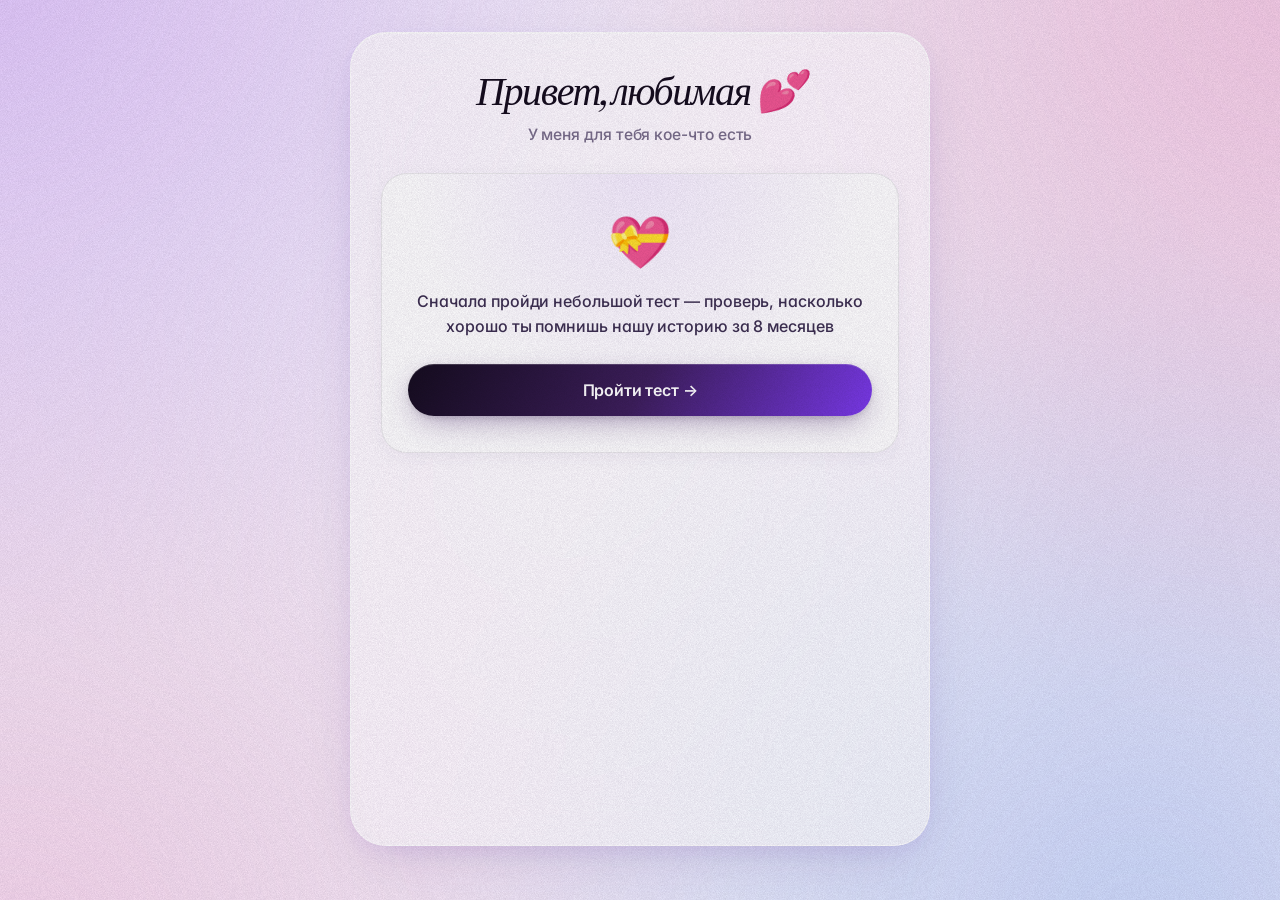
<file: index.html>
<!DOCTYPE html>
<html lang="ru">
<head>
<meta charset="UTF-8">
<meta name="viewport" content="width=device-width, initial-scale=1.0, maximum-scale=1.0, user-scalable=yes">
<title>Для тебя ❤️</title>
<link rel="stylesheet" href="css/style.css">
</head>
<body>

<div class="container">
    <h1>Привет, любимая 💕</h1>
    <p class="subhead">У меня для тебя кое-что есть</p>

    <!-- Меняется: либо кнопка, либо результат теста -->
    <div id="dynamicBlock"></div>

    <!-- Меню с разделами (появляется только после теста) -->
    <div id="menuBlock" class="hidden">
        <h2 style="font-size:1.5rem; margin-top:26px; margin-bottom:16px;">Что хочешь открыть?</h2>
        <div class="menu-grid">

            <a href="anniversary.html" class="menu-card menu-card--new">
                <div class="icon">🎉</div>
                <div class="title">
                    <span class="new-badge">Новое</span>
                    Как прошёл день нашей годовщины
                </div>
            </a>

            <a href="gallery.html" class="menu-card">
                <div class="icon">🖼️</div>
                <div class="title">Галерея</div>
            </a>
            <a href="places.html" class="menu-card">
                <div class="icon">📍</div>
                <div class="title">Наши места</div>
            </a>
            <a href="moments.html" class="menu-card">
                <div class="icon">✨</div>
                <div class="title">Великолепные моменты</div>
            </a>
            <a href="letter.html" class="menu-card">
                <div class="icon">💌</div>
                <div class="title">Послание от меня для тебя</div>
            </a>
        </div>
    </div>
</div>

<div id="heartsRain" class="hearts-rain"></div>

<script>
(function () {
    const STORAGE_KEY = 'quizResult';
    const totalQuestions = 6;

    const dynamicBlock = document.getElementById('dynamicBlock');
    const menuBlock = document.getElementById('menuBlock');

    const saved = localStorage.getItem(STORAGE_KEY);

    if (saved === null) {
        dynamicBlock.innerHTML =
            '<div class="start-block">' +
                '<span class="start-emoji">💝</span>' +
                '<p class="start-hint">Сначала пройди небольшой тест — проверь, насколько хорошо ты помнишь нашу историю за 8 месяцев</p>' +
                '<a href="test.html" class="btn-primary" style="display:block; text-decoration:none;">Пройти тест →</a>' +
            '</div>';
        menuBlock.classList.add('hidden');
    } else {
        const score = parseInt(saved, 10);

        let comment = '';
        const pct = score / totalQuestions;
        if (pct === 1) comment = 'Идеально! Ты знаешь нашу историю лучше всех 💖';
        else if (pct >= 0.66) comment = 'Отличный результат! Ты помнишь наши главные моменты ✨';
        else if (pct >= 0.33) comment = 'Хорошо! Но есть что вспомнить вместе 😊';
        else comment = 'Ну ничего, повод пересмотреть нашу историю вместе 💕';

        dynamicBlock.innerHTML =
            '<div class="start-block home-result">' +
                '<div class="label">Твой результат теста</div>' +
                '<div class="score">' + score + '/' + totalQuestions + '</div>' +
                '<div class="comment">' + comment + '</div>' +
                '<button class="btn-reset" id="resetBtn">пройти заново</button>' +
            '</div>';

        menuBlock.classList.remove('hidden');

        document.getElementById('resetBtn').addEventListener('click', function () {
            localStorage.removeItem(STORAGE_KEY);
            location.reload();
        });

        if (pct >= 0.66) startHeartsRain(4000);
    }

    function startHeartsRain(duration) {
        const container = document.getElementById('heartsRain');
        container.innerHTML = '';
        const emojis = ['❤️', '💕', '💖', '💗', '💘', '💝', '✨'];
        for (let i = 0; i < 30; i++) {
            const span = document.createElement('span');
            span.className = 'heart-emoji';
            span.textContent = emojis[Math.floor(Math.random() * emojis.length)];
            span.style.left = Math.random() * 100 + '%';
            span.style.fontSize = (1.2 + Math.random() * 2) + 'rem';
            span.style.animationDuration = (4 + Math.random() * 5) + 's';
            span.style.animationDelay = (Math.random() * 3) + 's';
            container.appendChild(span);
        }
        if (duration) {
            setTimeout(function () { container.innerHTML = ''; }, duration);
        }
    }
})();
</script>

</body>
</html>
</file>
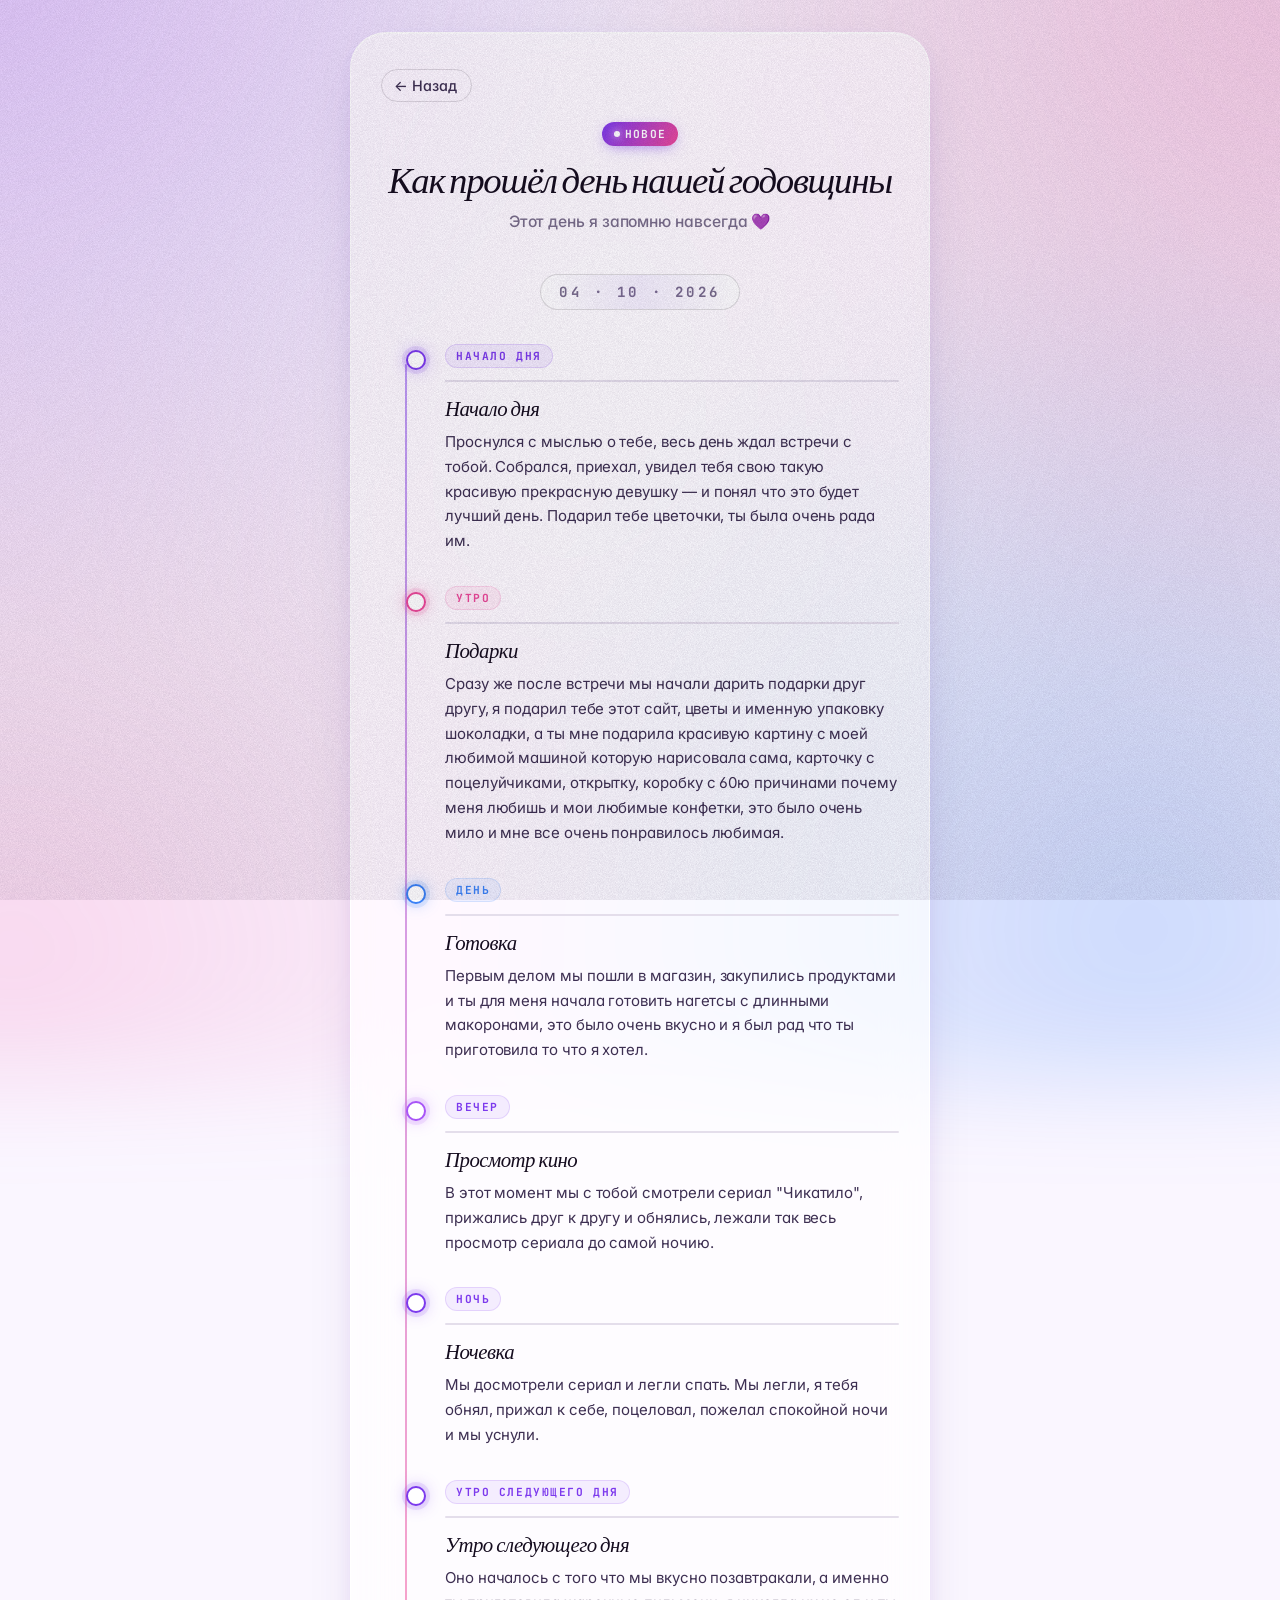
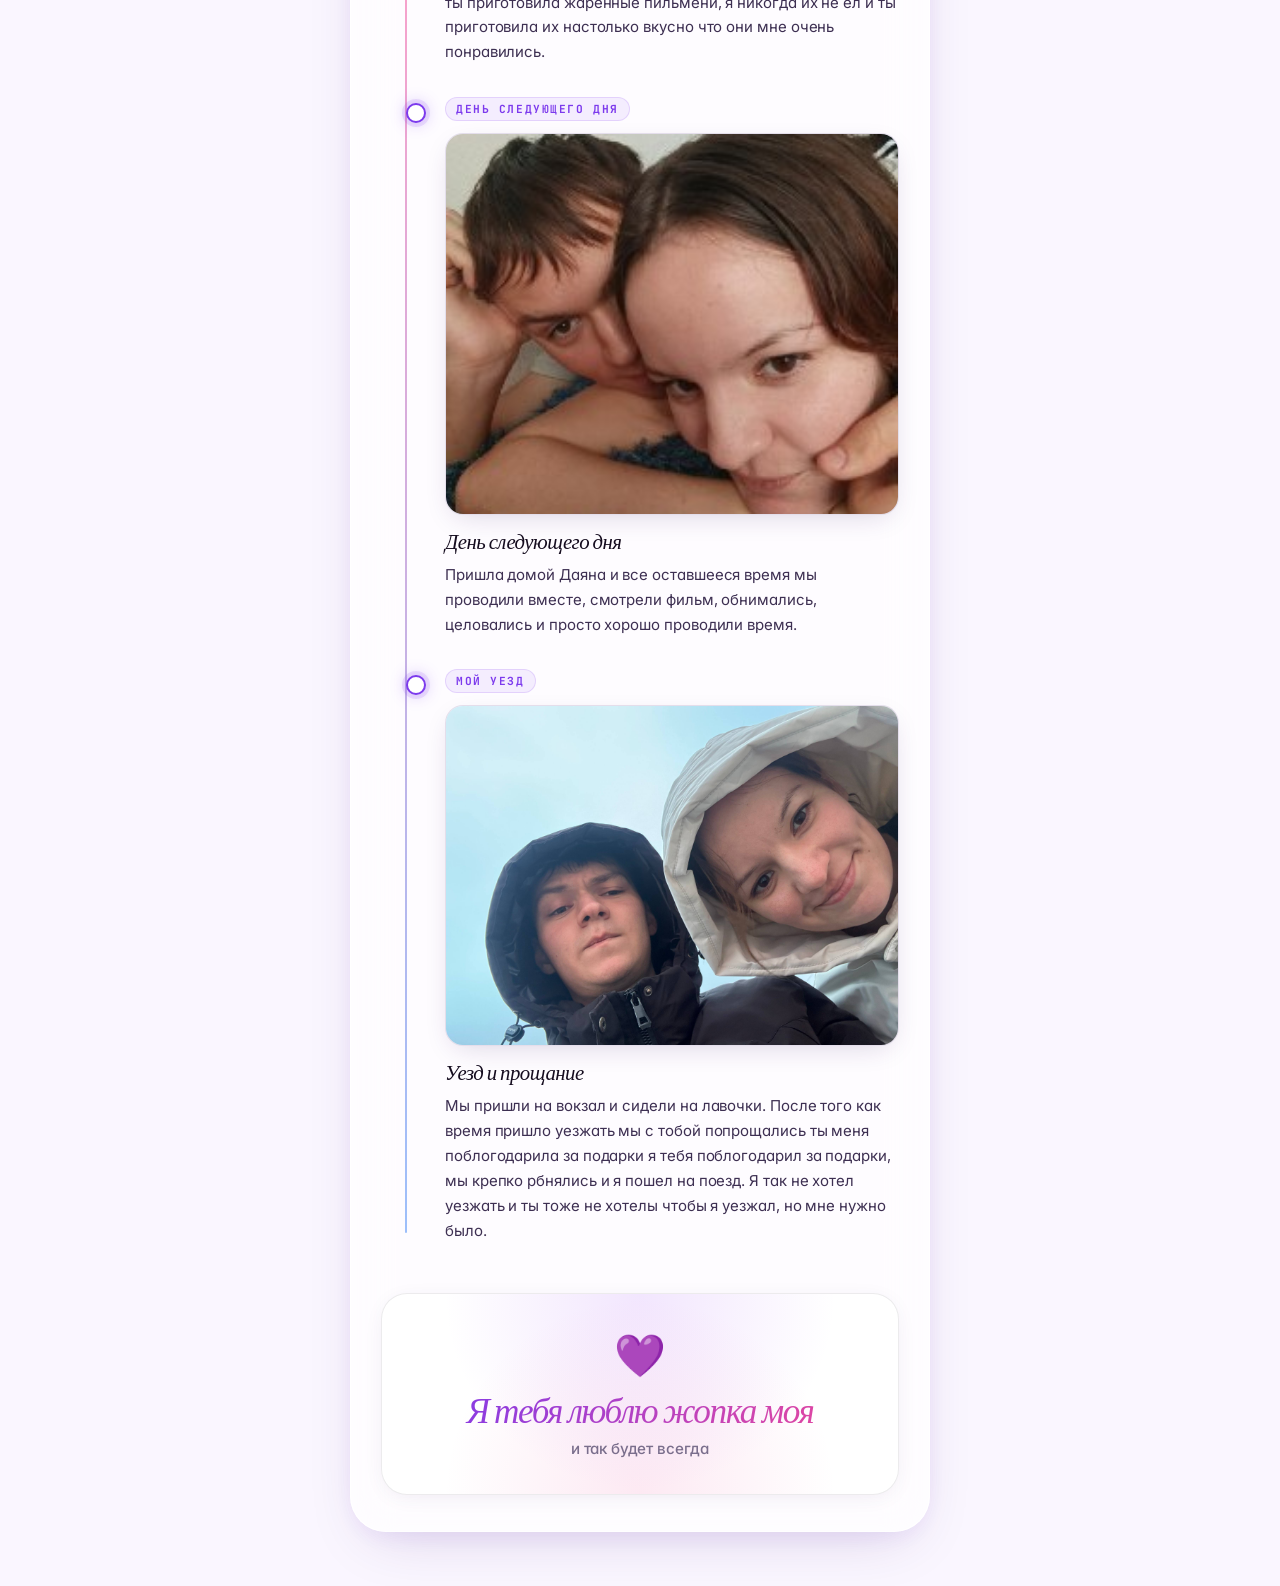
<file: anniversary.html>
<!DOCTYPE html>
<html lang="ru">
<head>
<meta charset="UTF-8">
<meta name="viewport" content="width=device-width, initial-scale=1.0, maximum-scale=1.0, user-scalable=yes">
<title>Наша годовщина 🎉</title>
<link rel="stylesheet" href="css/style.css">
</head>
<body>

<div class="container">
    <a href="index.html" class="back-btn">← Назад</a>

    <!-- Заголовок с бейджем -->
    <div class="anniv-hero">
        <span class="new-badge new-badge--big">Новое</span>
        <h1>Как прошёл день нашей годовщины</h1>
        <p class="subhead">Этот день я запомню навсегда 💜</p>
        <div class="anniv-date">04 · 10 · 2026</div>
    </div>

    <!-- Timeline дня -->
    <div class="timeline">

        <div class="timeline-item">
            <div class="tl-time">Начало дня</div>
            <div class="tl-photo-wrap">
            </div>
            <div class="tl-title">Начало дня</div>
            <div class="tl-desc">
                Проснулся с мыслью о тебе, весь день ждал встречи с тобой.
                Собрался, приехал, увидел тебя свою такую красивую прекрасную девушку — и понял что это будет лучший день.
                Подарил тебе цветочки, ты была очень рада им.
            </div>
        </div>

        <div class="timeline-item">
            <div class="tl-time">Утро</div>
            <div class="tl-photo-wrap">
            </div>
            <div class="tl-title">Подарки</div>
            <div class="tl-desc">
                Сразу же после встречи мы начали дарить подарки друг другу, я подарил тебе этот сайт, цветы и именную упаковку шоколадки,
                а ты мне подарила красивую картину с моей любимой машиной которую нарисовала сама, карточку с поцелуйчиками, открытку, 
                коробку с 60ю причинами почему меня любишь и мои любимые конфетки, это было очень мило и мне все очень понравилось любимая. 
            </div>
        </div>

        <div class="timeline-item">
            <div class="tl-time">День</div>
            <div class="tl-photo-wrap">
            </div>
            <div class="tl-title">Готовка</div>
            <div class="tl-desc">
                Первым делом мы пошли в магазин, закупились продуктами и ты для меня начала готовить нагетсы с длинными макоронами, 
                это было очень вкусно и я был рад что ты приготовила то что я хотел.
            </div>
        </div>

        <div class="timeline-item">
            <div class="tl-time">Вечер</div>
            <div class="tl-photo-wrap">
            </div>
            <div class="tl-title">Просмотр кино</div>
            <div class="tl-desc">
                В этот момент мы с тобой смотрели сериал "Чикатило", прижались друг к другу и обнялись, лежали так весь просмотр сериала до самой ночию.
            </div>
        </div>

        <div class="timeline-item">
            <div class="tl-time">Ночь</div>
            <div class="tl-photo-wrap">
            </div>
            <div class="tl-title">Ночевка</div>
            <div class="tl-desc">
                Мы досмотрели сериал и легли спать. Мы легли, я тебя обнял, прижал к себе, поцеловал, пожелал спокойной ночи и мы уснули.
            </div>
        </div>

        <div class="timeline-item">
            <div class="tl-time">Утро следующего дня</div>
            <div class="tl-photo-wrap">
            </div>
            <div class="tl-title">Утро следующего дня</div>
            <div class="tl-desc">
                Оно началось с того что мы вкусно позавтракали, а именно ты приготовила жаренные пильмени, я никогда их не ел и ты приготовила их настолько вкусно
                что они мне очень понравились.
            </div>
        </div>

        <div class="timeline-item">
            <div class="tl-time">День следующего дня</div>
            <div class="tl-photo-wrap">
                <img class="tl-photo" src="img/17.jpg" alt="" loading="lazy">
            </div>
            <div class="tl-title">День следующего дня</div>
            <div class="tl-desc">
                Пришла домой Даяна и все оставшееся время мы проводили вместе, смотрели фильм, обнимались, целовались и просто хорошо проводили время.
            </div>
        </div>

        <div class="timeline-item">
            <div class="tl-time">Мой уезд</div>
            <div class="tl-photo-wrap">
                <img class="tl-photo" src="img/19.jpg" alt="" loading="lazy">
            </div>
            <div class="tl-title">Уезд и прощание</div>
            <div class="tl-desc">
                Мы пришли на вокзал и сидели на лавочки. После того как время пришло уезжать мы с тобой попрощались ты меня поблогодарила за подарки 
                я тебя поблогодарил за подарки, мы крепко рбнялись и я пошел на поезд. Я так не хотел уезжать и ты тоже не хотелы чтобы я уезжал, но мне нужно было.
            </div>
        </div>

        

    </div>

    <!-- Финальная подпись -->
    <div class="anniv-outro">
        <div class="anniv-heart">💜</div>
        <div class="anniv-outro-text">Я тебя люблю жопка моя</div>
        <div class="anniv-outro-sub">и так будет всегда</div>
    </div>
</div>

<script>
(function () {
    /* Плавное появление timeline-карточек при скролле */
    const items = document.querySelectorAll('.timeline-item');
    if ('IntersectionObserver' in window) {
        const io = new IntersectionObserver(function (entries) {
            entries.forEach(function (entry) {
                if (entry.isIntersecting) {
                    entry.target.classList.add('visible');
                    io.unobserve(entry.target);
                }
            });
        }, { threshold: 0.15 });
        items.forEach(function (item) { io.observe(item); });
    } else {
        items.forEach(function (item) { item.classList.add('visible'); });
    }
})();
</script>

</body>
</html>
</file>
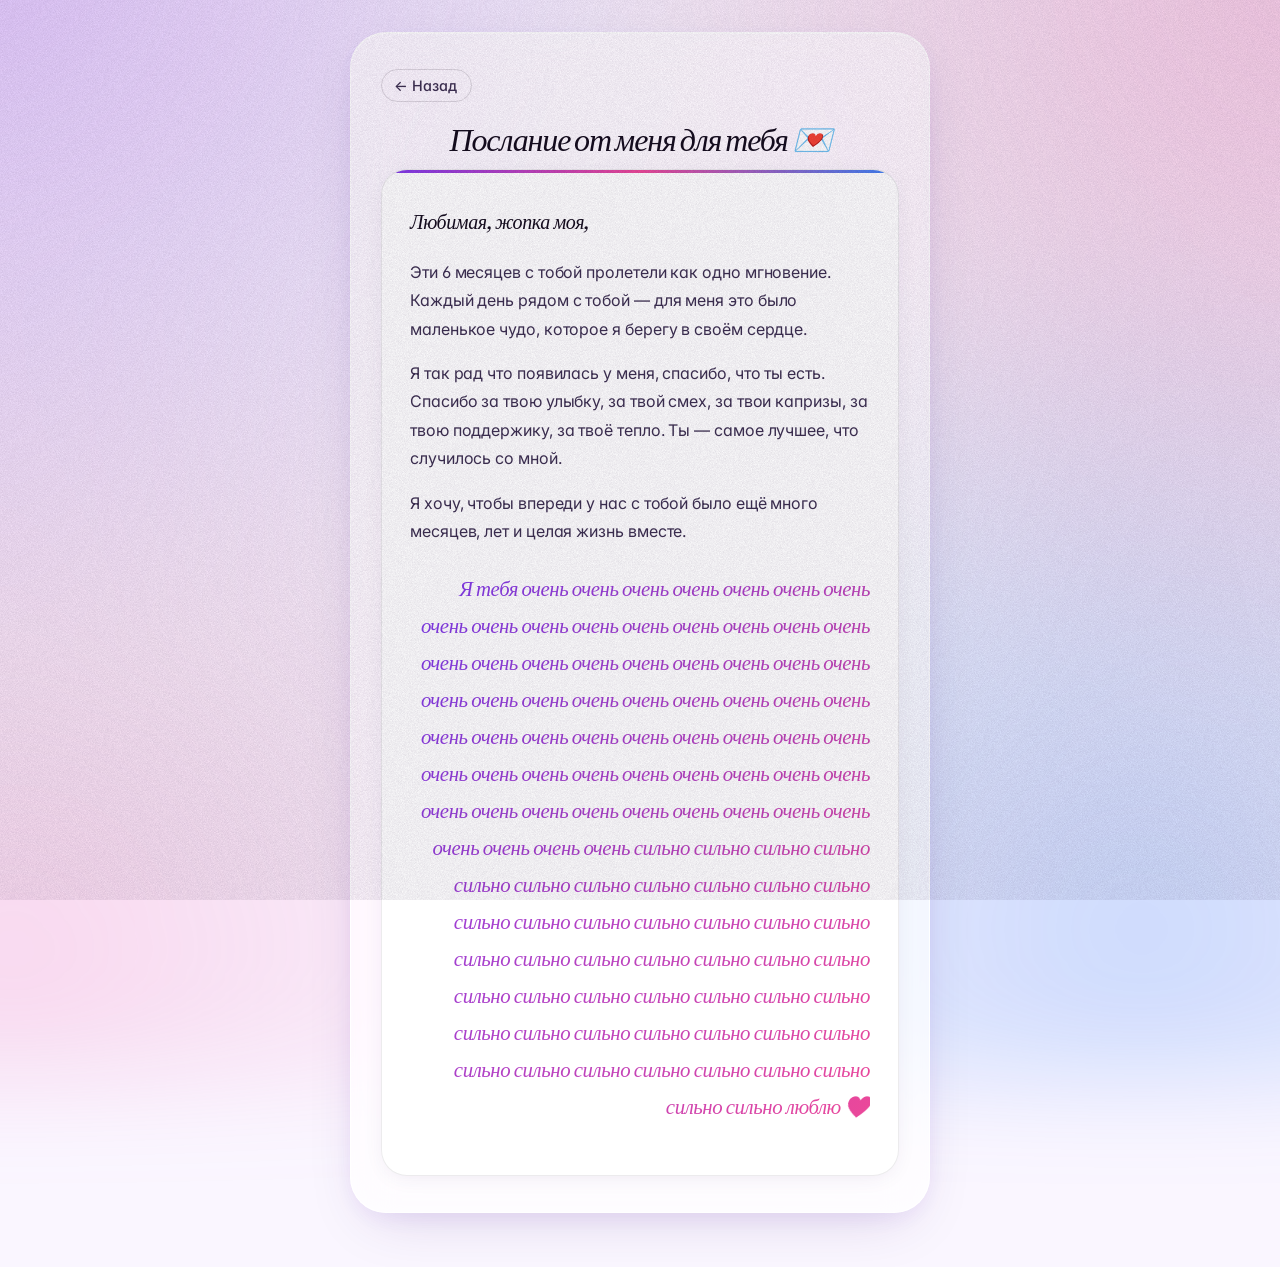
<file: letter.html>
<!DOCTYPE html>
<html lang="ru">
<head>
<meta charset="UTF-8">
<meta name="viewport" content="width=device-width, initial-scale=1.0, maximum-scale=1.0, user-scalable=yes">
<title>Послание 💌</title>
<link href="https://fonts.googleapis.com/css2?family=Playfair+Display:ital,wght@0,700;1,700&family=Quicksand:wght@400;600;700&display=swap" rel="stylesheet">
<link rel="stylesheet" href="css/style.css">
</head>
<body>

<div class="container">
    <a href="index.html" class="back-btn">← Назад</a>
    <h2>Послание от меня для тебя 💌</h2>

    <div class="letter">
        <p>Любимая, жопка моя,</p>
        <p>Эти 6 месяцев с тобой пролетели как одно мгновение. Каждый день рядом с тобой — для меня это было маленькое чудо, которое я берегу в своём сердце.</p>
        <p>Я так рад что появилась у меня, спасибо, что ты есть. Спасибо за твою улыбку, за твой смех, за твои капризы, за твою поддержику, за твоё тепло. Ты — самое лучшее, что случилось со мной.</p>
        <p>Я хочу, чтобы впереди у нас с тобой было ещё много месяцев, лет и целая жизнь вместе.</p>
        <p class="sign">Я тебя очень очень очень очень очень очень очень очень очень очень очень очень очень очень очень очень очень очень очень 
            очень очень очень очень очень очень очень очень очень очень очень очень очень очень очень очень очень очень очень очень очень очень очень
            очень очень очень очень очень очень очень очень очень очень очень очень очень очень очень очень очень очень очень очень очень очень очень 
            сильно сильно сильно сильно сильно сильно сильно сильно сильно сильно сильно сильно сильно сильно сильно сильно сильно сильно сильно сильно
            сильно сильно сильно сильно сильно сильно сильно сильно сильно сильно сильно сильно сильно сильно сильно сильно сильно сильно сильно сильно 
             сильно сильно сильно сильно сильно сильно сильно сильно люблю ❤️</p>
    </div>
</div>

</body>
</html>
</file>
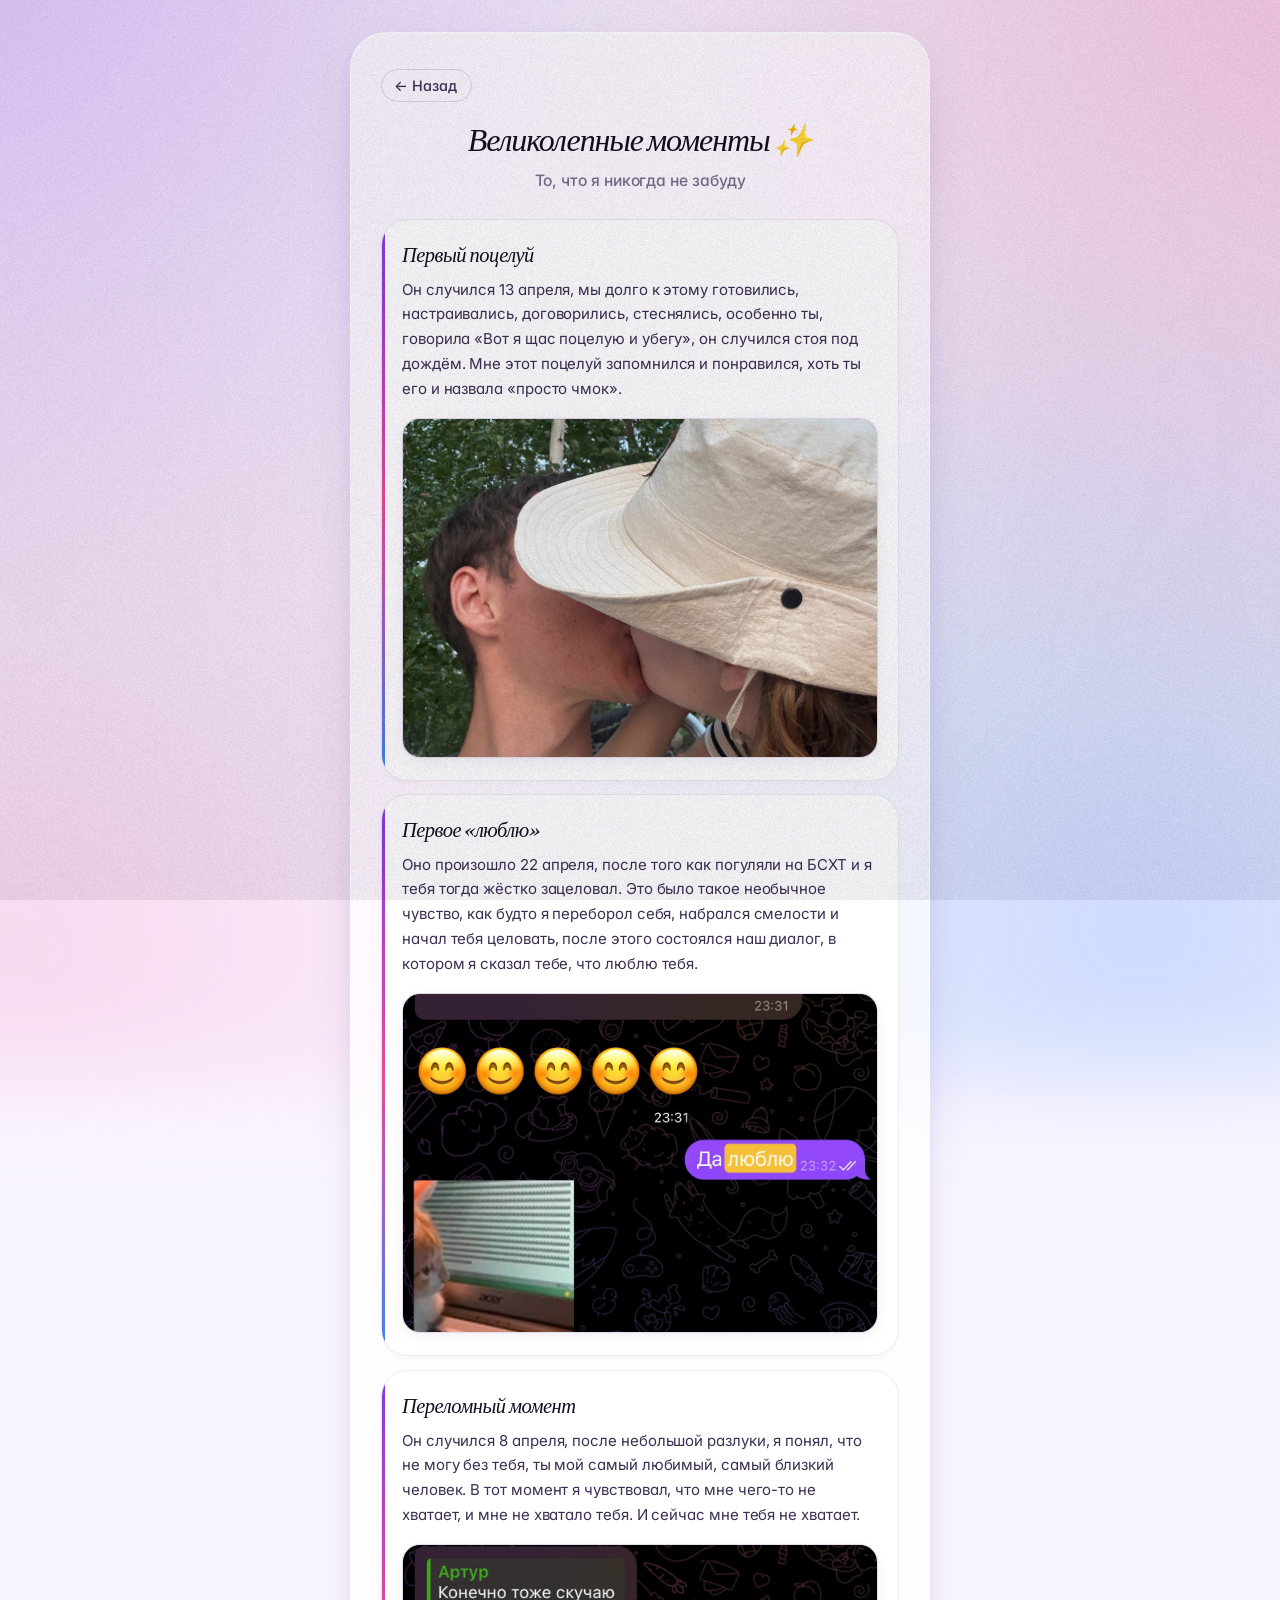
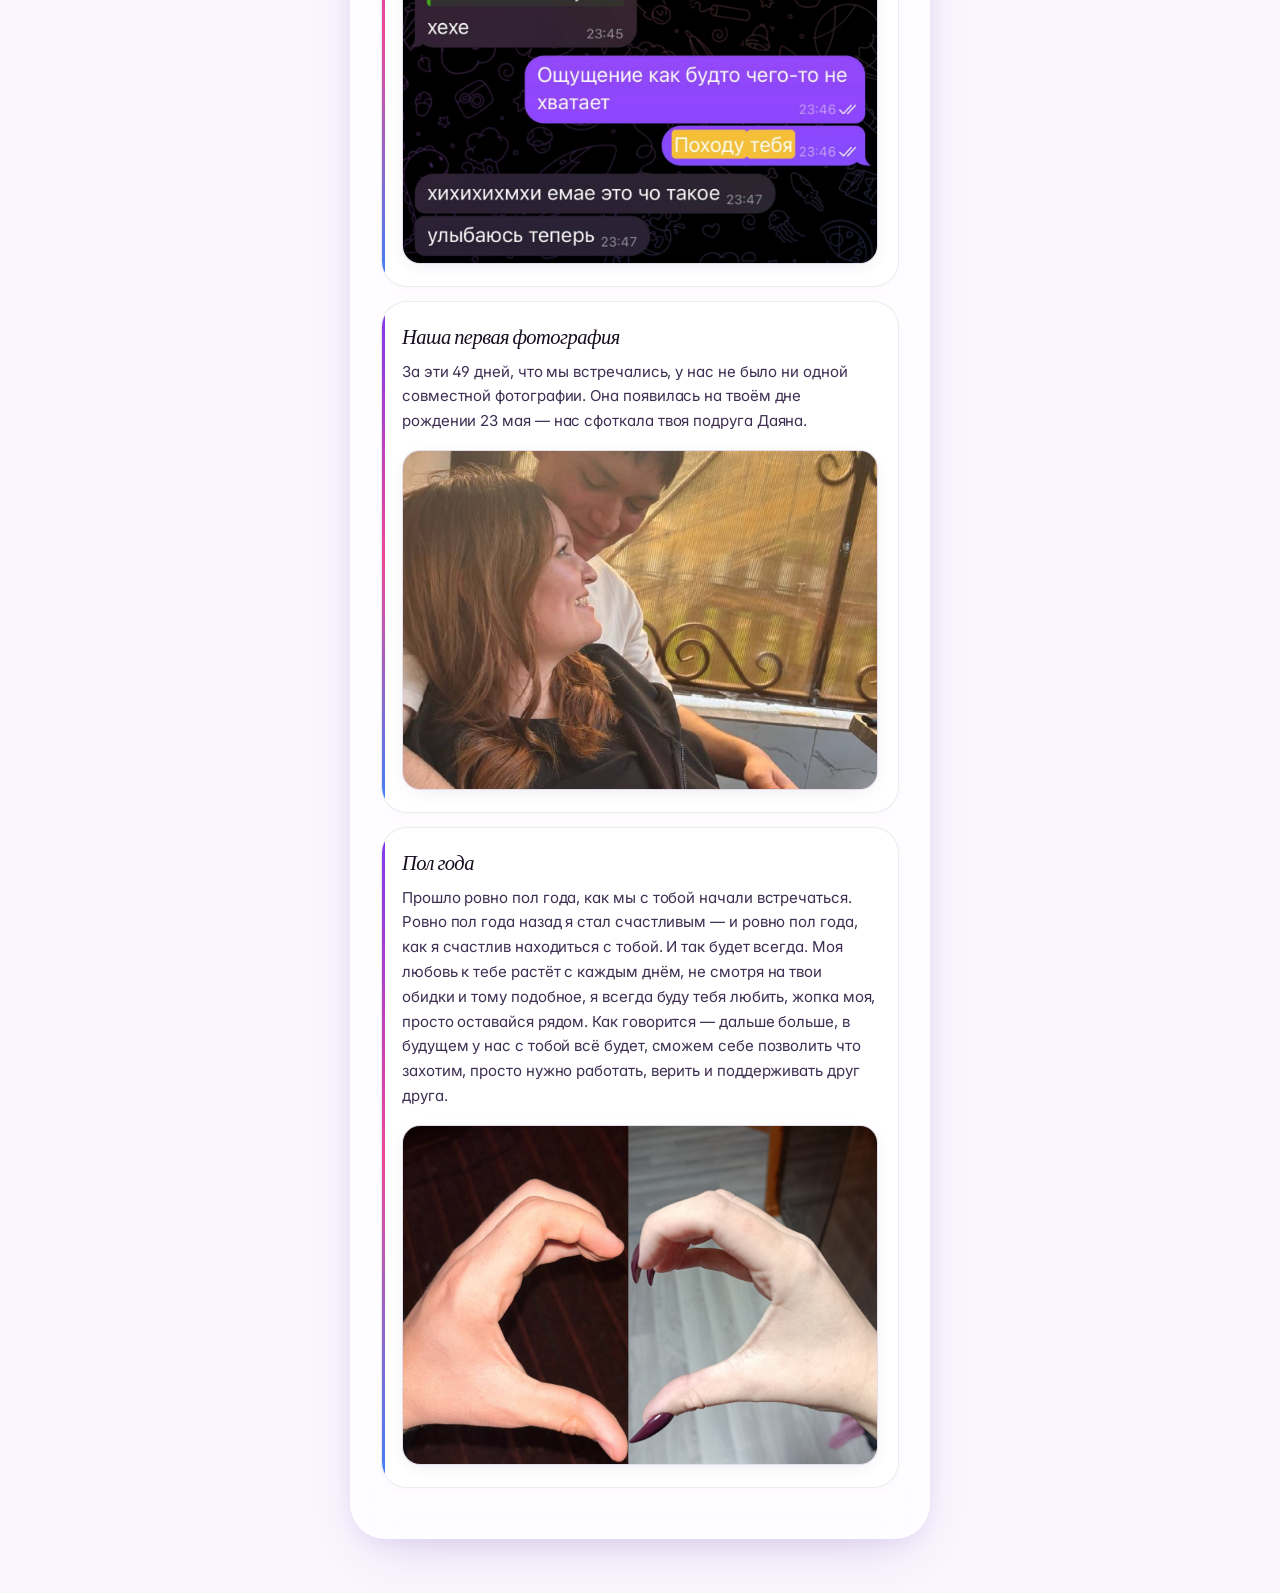
<file: moments.html>
<!DOCTYPE html>
<html lang="ru">
<head>
<meta charset="UTF-8">
<meta name="viewport" content="width=device-width, initial-scale=1.0, maximum-scale=1.0, user-scalable=yes">
<title>Великолепные моменты ✨</title>
<link href="https://fonts.googleapis.com/css2?family=Playfair+Display:ital,wght@0,700;1,700&family=Quicksand:wght@400;600;700&display=swap" rel="stylesheet">
<link rel="stylesheet" href="css/style.css">
</head>
<body>

<div class="container">
    <a href="index.html" class="back-btn">← Назад</a>
    <h2>Великолепные моменты ✨</h2>
    <p class="subhead">То, что я никогда не забуду</p>

    <div class="list-item">
        <div class="li-title">Первый поцелуй</div>
        <div class="li-desc">Он случился 13 апреля, мы долго к этому готовились, настраивались, договорились, стеснялись, особенно ты, говорила «Вот я щас поцелую и убегу», он случился стоя под дождём. Мне этот поцелуй запомнился и понравился, хоть ты его и назвала «просто чмок».</div>
        <img class="li-photo" src="img/поцелуй.jpg" alt="" loading="lazy">
    </div>

    <div class="list-item">
        <div class="li-title">Первое «люблю»</div>
        <div class="li-desc">Оно произошло 22 апреля, после того как погуляли на БСХТ и я тебя тогда жёстко зацеловал. Это было такое необычное чувство, как будто я переборол себя, набрался смелости и начал тебя целовать, после этого состоялся наш диалог, в котором я сказал тебе, что люблю тебя.</div>
        <img class="li-photo" src="img/люблю.jpg" alt="" loading="lazy">
    </div>

    <div class="list-item">
        <div class="li-title">Переломный момент</div>
        <div class="li-desc">Он случился 8 апреля, после небольшой разлуки, я понял, что не могу без тебя, ты мой самый любимый, самый близкий человек. В тот момент я чувствовал, что мне чего-то не хватает, и мне не хватало тебя. И сейчас мне тебя не хватает.</div>
        <img class="li-photo" src="img/нехфатка.jpg" alt="" loading="lazy">
    </div>

    <div class="list-item">
        <div class="li-title">Наша первая фотография</div>
        <div class="li-desc">За эти 49 дней, что мы встречались, у нас не было ни одной совместной фотографии. Она появилась на твоём дне рождении 23 мая — нас сфоткала твоя подруга Даяна.</div>
        <img class="li-photo" src="img/наша первая фотка.jpg" alt="" loading="lazy">
    </div>

    <div class="list-item">
        <div class="li-title">Пол года</div>
        <div class="li-desc">Прошло ровно пол года, как мы с тобой начали встречаться. Ровно пол года назад я стал счастливым — и ровно пол года, как я счастлив находиться с тобой. И так будет всегда. Моя любовь к тебе растёт с каждым днём, не смотря на твои обидки и тому подобное, я всегда буду тебя любить, жопка моя, просто оставайся рядом. Как говорится — дальше больше, в будущем у нас с тобой всё будет, сможем себе позволить что захотим, просто нужно работать, верить и поддерживать друг друга.</div>
        <img class="li-photo" src="img/health.png" alt="" loading="lazy">
    </div>

</div>

</body>
</html>
</file>
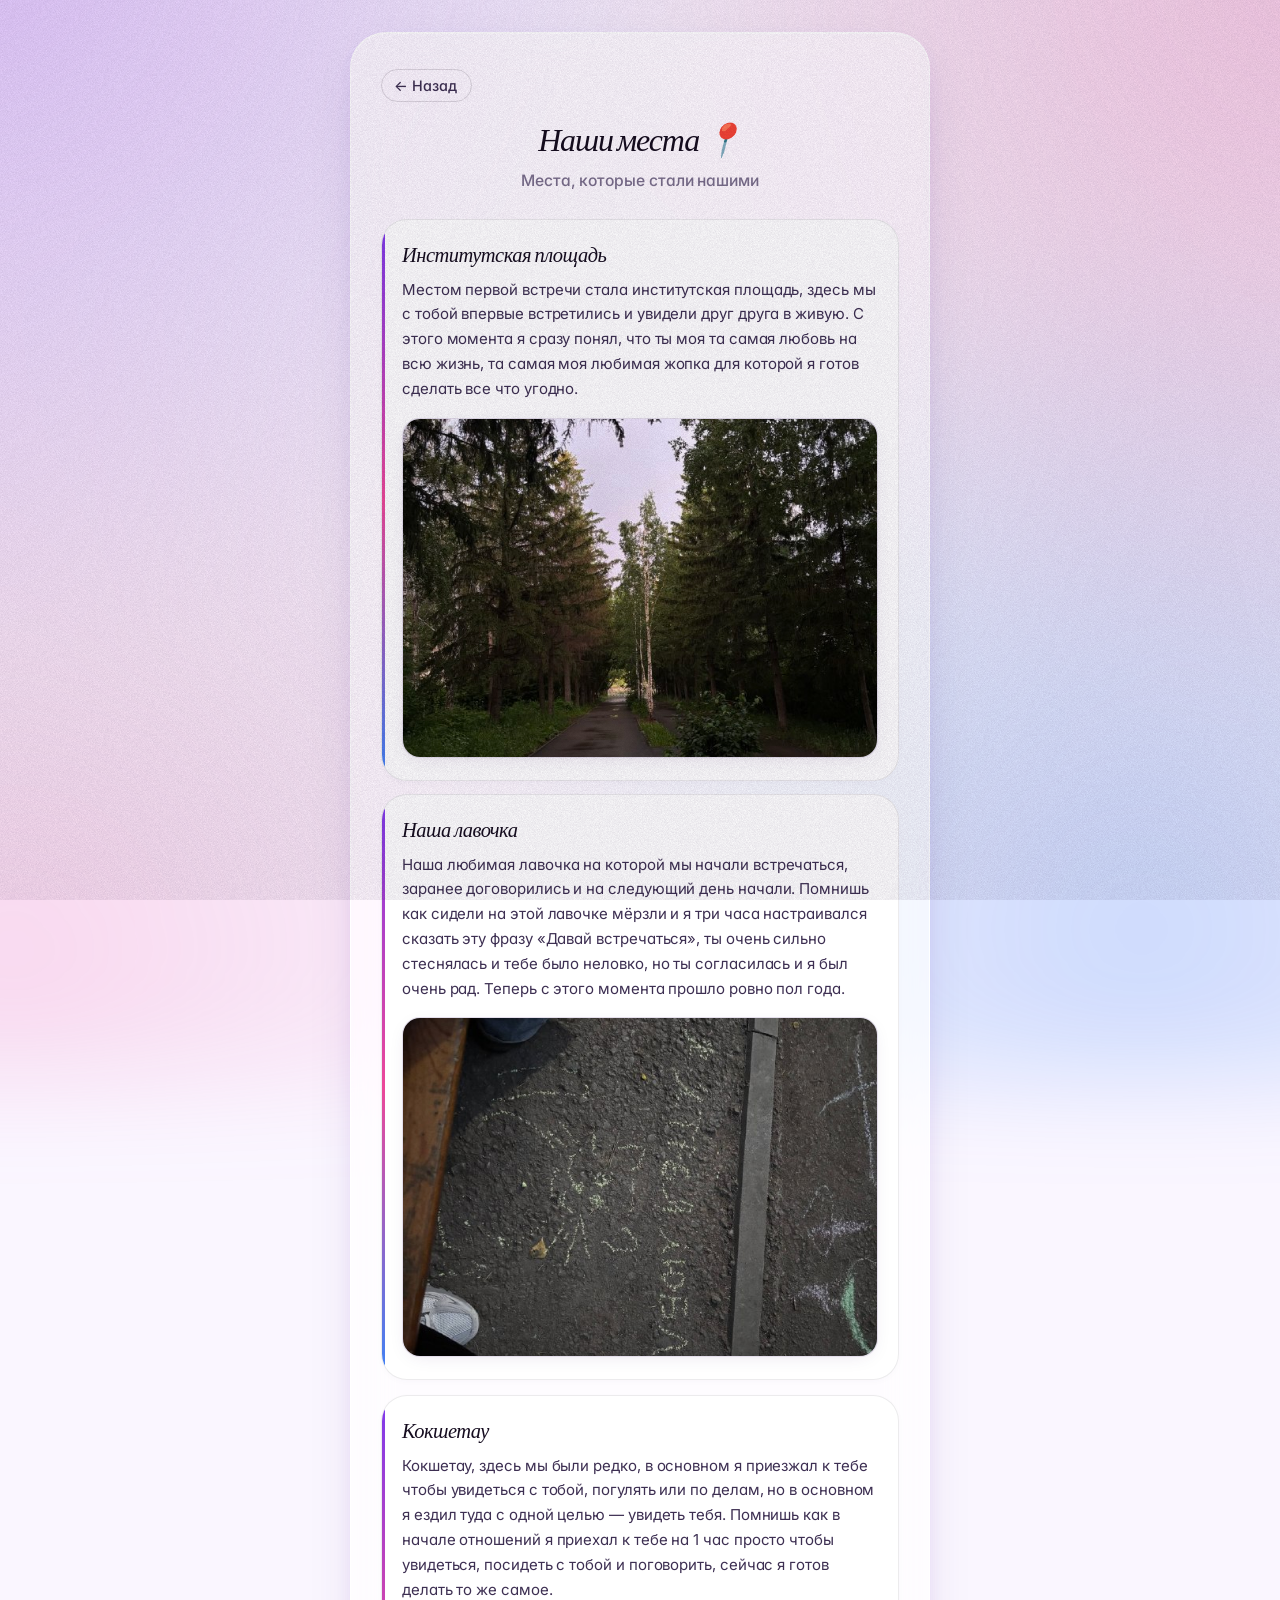
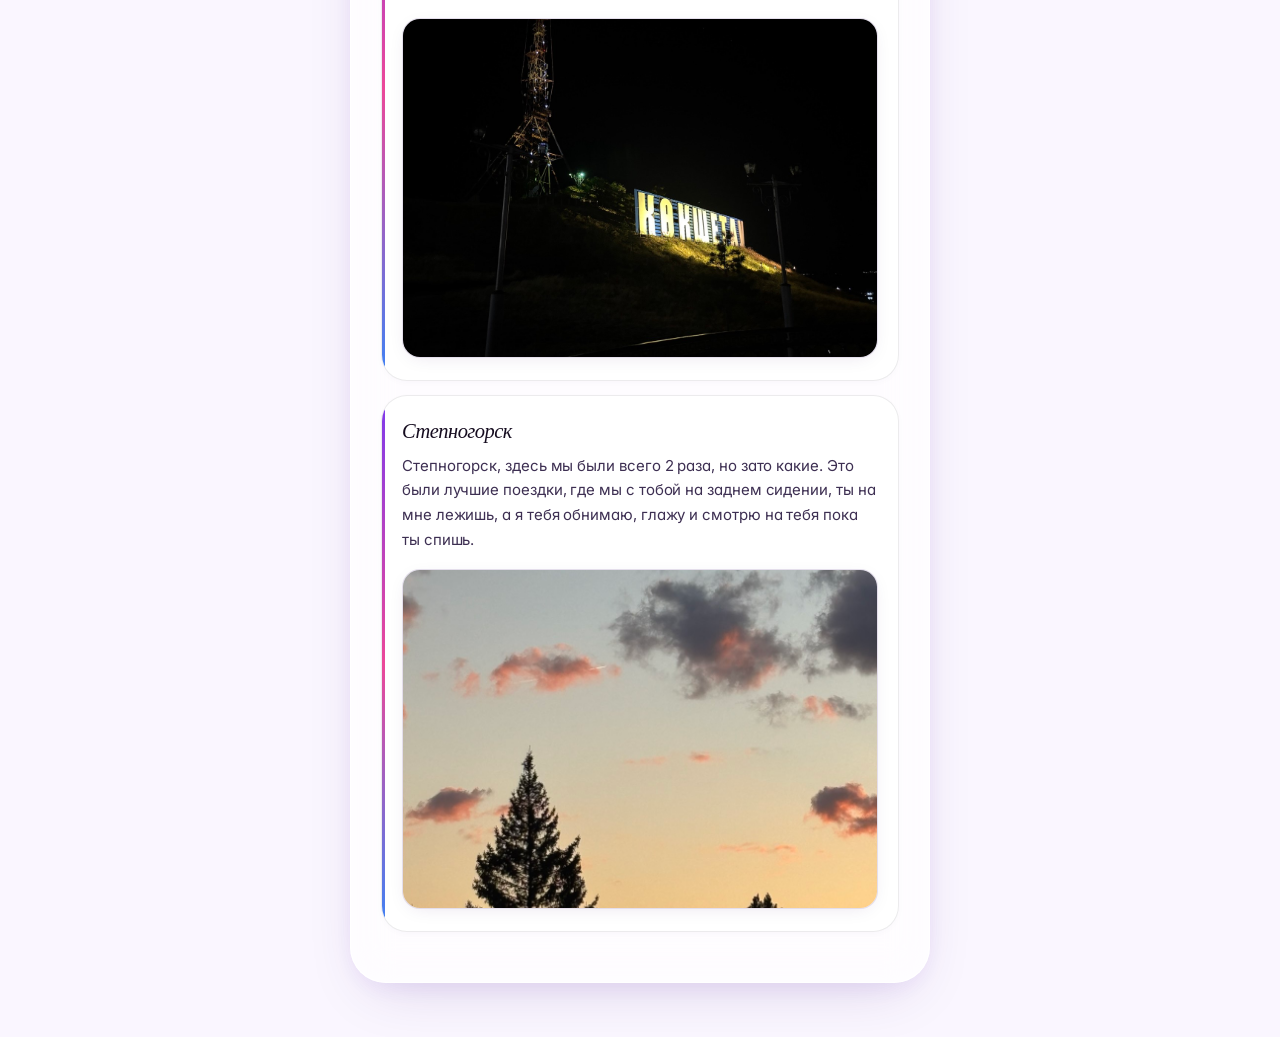
<file: places.html>
<!DOCTYPE html>
<html lang="ru">
<head>
<meta charset="UTF-8">
<meta name="viewport" content="width=device-width, initial-scale=1.0, maximum-scale=1.0, user-scalable=yes">
<title>Наши места 📍</title>
<link href="https://fonts.googleapis.com/css2?family=Playfair+Display:ital,wght@0,700;1,700&family=Quicksand:wght@400;600;700&display=swap" rel="stylesheet">
<link rel="stylesheet" href="css/style.css">
</head>
<body>

<div class="container">
    <a href="index.html" class="back-btn">← Назад</a>
    <h2>Наши места 📍</h2>
    <p class="subhead">Места, которые стали нашими</p>

    <div class="list-item">
        <div class="li-title">Институтская площадь</div>
        <div class="li-desc">Местом первой встречи стала институтская площадь, здесь мы с тобой впервые встретились и увидели друг друга в живую. С этого момента я сразу понял, что ты моя та самая любовь на всю жизнь, та самая моя любимая жопка для которой я готов сделать все что угодно.</div>
        <img class="li-photo" src="img/Аллея.jpg" alt="" loading="lazy">
    </div>

    <div class="list-item">
        <div class="li-title">Наша лавочка</div>
        <div class="li-desc">Наша любимая лавочка на которой мы начали встречаться, заранее договорились и на следующий день начали. Помнишь как сидели на этой лавочке мёрзли и я три часа настраивался сказать эту фразу «Давай встречаться», ты очень сильно стеснялась и тебе было неловко, но ты согласилась и я был очень рад. Теперь с этого момента прошло ровно пол года.</div>
        <img class="li-photo" src="img/13.jpg" alt="" loading="lazy">
    </div>

    <div class="list-item">
        <div class="li-title">Кокшетау</div>
        <div class="li-desc">Кокшетау, здесь мы были редко, в основном я приезжал к тебе чтобы увидеться с тобой, погулять или по делам, но в основном я ездил туда с одной целью — увидеть тебя. Помнишь как в начале отношений я приехал к тебе на 1 час просто чтобы увидеться, посидеть с тобой и поговорить, сейчас я готов делать то же самое.</div>
        <img class="li-photo" src="img/кокш.jpg" alt="" loading="lazy">
    </div>

    <div class="list-item">
        <div class="li-title">Степногорск</div>
        <div class="li-desc">Степногорск, здесь мы были всего 2 раза, но зато какие. Это были лучшие поездки, где мы с тобой на заднем сидении, ты на мне лежишь, а я тебя обнимаю, глажу и смотрю на тебя пока ты спишь.</div>
        <img class="li-photo" src="img/степногорск.jpg" alt="" loading="lazy">
    </div>

</div>

</body>
</html>
</file>
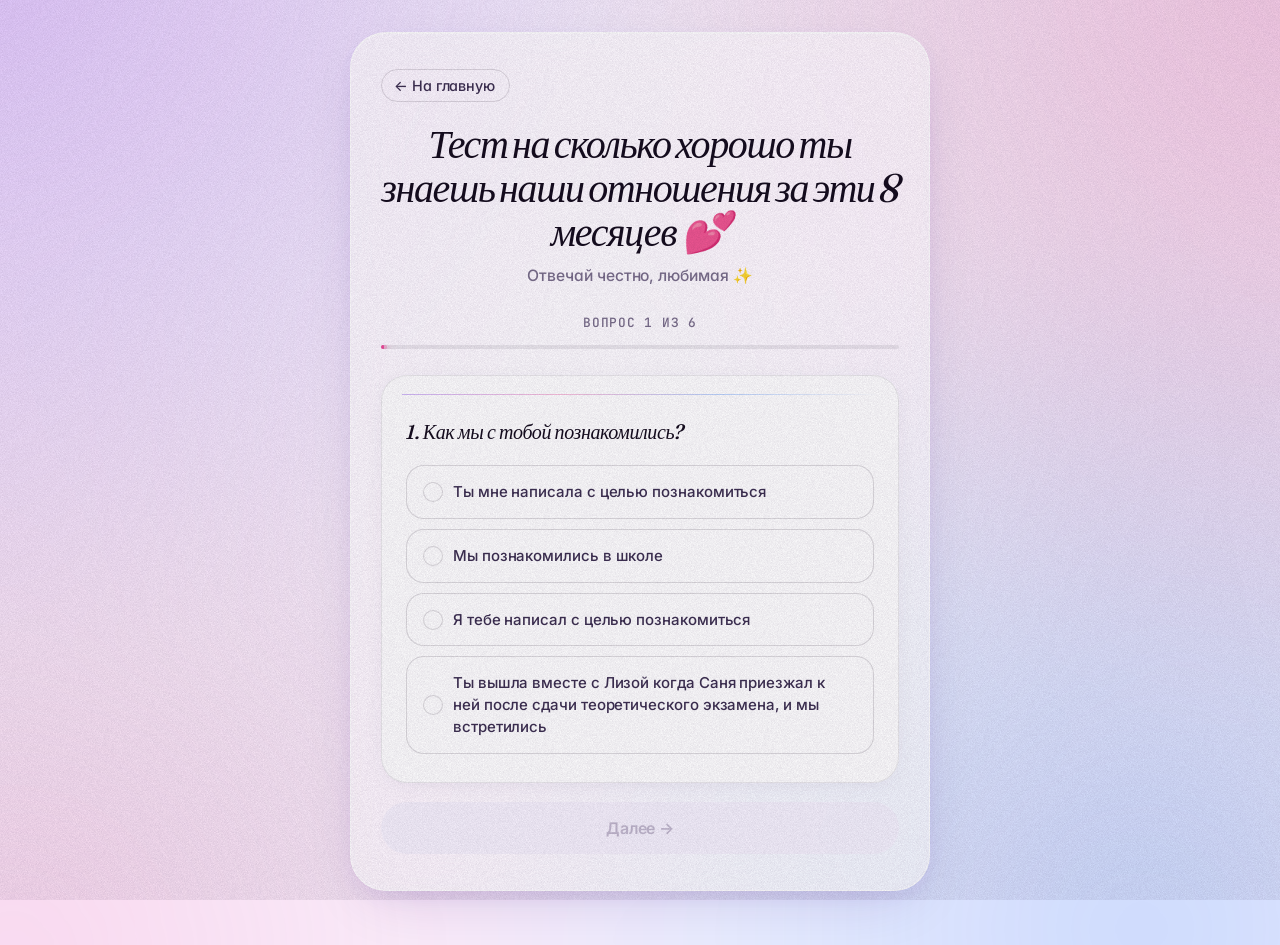
<file: test.html>
<!DOCTYPE html>
<html lang="ru">
<head>
<meta charset="UTF-8">
<meta name="viewport" content="width=device-width, initial-scale=1.0, maximum-scale=1.0, user-scalable=yes">
<title>Тест для тебя ❤️</title>
<link href="https://fonts.googleapis.com/css2?family=Playfair+Display:ital,wght@0,700;1,700&family=Quicksand:wght@400;600;700&display=swap" rel="stylesheet">
<link rel="stylesheet" href="css/style.css">
</head>
<body>

<div class="container">

    <!-- ЭКРАН ТЕСТА -->
    <div id="quizSection">
        <a href="index.html" class="back-btn">← На главную</a>
        <h1>Тест на сколько хорошо ты знаешь наши отношения за эти 8 месяцев 💕</h1>
        <p class="subhead">Отвечай честно, любимая ✨</p>

        <div class="progress-text" id="progressText">Вопрос 1 из 6</div>
        <div class="progress-wrap"><div class="progress-bar" id="progressBar"></div></div>

        <div id="questionContainer"></div>
    </div>

    <!-- ЭКРАН РЕЗУЛЬТАТА -->
    <div id="resultsSection" class="hidden">
        <h1>Результаты теста 💖</h1>
        <p class="subhead">Вот как ты знаешь нашу историю</p>

        <div class="result-area">
            <div class="label">Правильных ответов</div>
            <div class="score" id="scoreDisplay">0/6</div>
            <div class="comment" id="resultComment"></div>
        </div>

        <h2 style="font-size:1.3rem; margin-top:10px;">Разбор ответов</h2>
        <div id="reviewContainer"></div>

        <a href="index.html" class="btn-primary" id="toHomeBtn" style="display:block; text-decoration:none;">
            Вернуться на главную →
        </a>
    </div>

</div>

<div id="heartsRain" class="hearts-rain"></div>

<script>
(function () {
    const STORAGE_KEY = 'quizResult';

    /* НАСТРОЙКА: correct — 0=A, 1=B, 2=C, 3=D */
    const questions = [
        {
            question: "Как мы с тобой познакомились?",
            options: [
                "Ты мне написала с целью познакомиться",
                "Мы познакомились в школе",
                "Я тебе написал с целью познакомиться",
                "Ты вышла вместе с Лизой когда Саня приезжал к ней после сдачи теоретического экзамена, и мы встретились"
            ],
            correct: 2
        },
        {
            question: "Как прошла наша первая встреча?",
            options: [
                "Мы сразу поехали в Степногорск на Кобальте",
                "Мы поехали возить доставки на Кобальте",
                "Я приехал к тебе в Кокш чтобы погулять",
                "Я приехал в институт, и мы сидели на лавочке"
            ],
            correct: 1
        },
        {
            question: "Место первой нашей встречи?",
            options: [
                "Институтская площадь",
                "Кокшетау, у тебя под домом",
                "Школа",
                "В городе"
            ],
            correct: 0
        },
        {
            question: "Как прошла наша вторая встреча?",
            options: [
                "Мы гуляли в институте и сидели на лавочках",
                "Ты пришла пьяная, нас отвезли в город и мы там гуляли",
                "Ты отказалась на вторую встречу",
                "Просто гуляли по городу"
            ],
            correct: 1
        },
        {
            question: "Что я тебе подарил при первой встрече?",
            options: [
                "Букет роз",
                "Шоколадку",
                "Одну розу и шоколадку",
                "Букет роз и огромную шоколадку"
            ],
            correct: 2
        },
        {
            question: "Когда же мы начали встречаться?",
            options: [
                "04.05.26",
                "05.05.26",
                "04.04.26",
                "03.04.26"
            ],
            correct: 2
        }
    ];

    let currentQ = 0;
    let userAnswers = new Array(questions.length).fill(null);

    const quizSection = document.getElementById('quizSection');
    const resultsSection = document.getElementById('resultsSection');
    const questionContainer = document.getElementById('questionContainer');
    const progressText = document.getElementById('progressText');
    const progressBar = document.getElementById('progressBar');
    const scoreDisplay = document.getElementById('scoreDisplay');
    const resultComment = document.getElementById('resultComment');
    const reviewContainer = document.getElementById('reviewContainer');

    function renderQuestion() {
        const q = questions[currentQ];
        progressText.textContent = 'Вопрос ' + (currentQ + 1) + ' из ' + questions.length;
        progressBar.style.width = ((currentQ) / questions.length * 100) + '%';

        let html = '<div class="question-block">' +
            '<div class="question-text">' + (currentQ + 1) + '. ' + q.question + '</div>' +
            '<div class="options">';
        q.options.forEach(function (opt, i) {
            const selectedClass = userAnswers[currentQ] === i ? 'selected' : '';
            html += '<button class="option-btn ' + selectedClass + '" data-idx="' + i + '">' + opt + '</button>';
        });
        html += '</div></div>';

        html += '<div class="nav-row">';
        if (currentQ > 0) {
            html += '<button class="btn-secondary" id="prevBtn">← Назад</button>';
        }
        const isLast = currentQ === questions.length - 1;
        const canProceed = userAnswers[currentQ] !== null;
        html += '<button class="btn-primary" id="nextBtn" style="margin-top:0;" ' + (canProceed ? '' : 'disabled') + '>' +
                    (isLast ? 'Завершить тест' : 'Далее →') +
                '</button>';
        html += '</div>';

        questionContainer.innerHTML = html;

        questionContainer.querySelectorAll('.option-btn').forEach(function (btn) {
            btn.addEventListener('click', function () {
                userAnswers[currentQ] = parseInt(this.dataset.idx);
                renderQuestion();
            });
        });
        const prevBtn = document.getElementById('prevBtn');
        if (prevBtn) prevBtn.addEventListener('click', function () { currentQ--; renderQuestion(); });

        const nextBtn = document.getElementById('nextBtn');
        nextBtn.addEventListener('click', function () {
            if (userAnswers[currentQ] === null) return;
            if (currentQ < questions.length - 1) {
                currentQ++;
                renderQuestion();
            } else {
                finishQuiz();
            }
        });

        window.scrollTo({ top: 0, behavior: 'smooth' });
    }

    function finishQuiz() {
        progressBar.style.width = '100%';

        let score = 0;
        questions.forEach(function (q, i) {
            if (userAnswers[i] === q.correct) score++;
        });

        /* Сохраняем результат в localStorage — index.html его прочитает */
        localStorage.setItem(STORAGE_KEY, score);

        scoreDisplay.textContent = score + '/' + questions.length;

        let comment = '';
        const pct = score / questions.length;
        if (pct === 1) comment = 'Идеально! Ты знаешь нашу историю лучше всех 💖';
        else if (pct >= 0.66) comment = 'Отличный результат! Ты помнишь наши главные моменты ✨';
        else if (pct >= 0.33) comment = 'Хорошо! Но есть что вспомнить вместе 😊';
        else comment = 'Ну ничего, повод пересмотреть нашу историю вместе 💕';
        resultComment.textContent = comment;

        let reviewHtml = '';
        questions.forEach(function (q, i) {
            const userAns = userAnswers[i];
            const isCorrect = userAns === q.correct;
            reviewHtml += '<div class="review-item">' +
                '<div class="review-q">' + (i + 1) + '. ' + q.question + '</div>';
            q.options.forEach(function (opt, j) {
                let cls = 'review-opt';
                let mark = '';
                if (j === q.correct) { cls += ' correct'; mark = '✓'; }
                if (j === userAns && !isCorrect) { cls += ' wrong'; mark = '✗'; }
                else if (j === userAns && isCorrect) { mark = '✓'; }
                reviewHtml += '<div class="' + cls + '">' +
                    '<span class="mark">' + mark + '</span>' +
                    String.fromCharCode(65 + j) + '. ' + opt +
                '</div>';
            });
            reviewHtml += '</div>';
        });
        reviewContainer.innerHTML = reviewHtml;

        quizSection.classList.add('hidden');
        resultsSection.classList.remove('hidden');
        window.scrollTo({ top: 0, behavior: 'smooth' });

        if (pct >= 0.66) startHeartsRain(4000);
    }

    function startHeartsRain(duration) {
        const container = document.getElementById('heartsRain');
        container.innerHTML = '';
        const emojis = ['❤️', '💕', '💖', '💗', '💘', '💝', '✨'];
        for (let i = 0; i < 30; i++) {
            const span = document.createElement('span');
            span.className = 'heart-emoji';
            span.textContent = emojis[Math.floor(Math.random() * emojis.length)];
            span.style.left = Math.random() * 100 + '%';
            span.style.fontSize = (1.2 + Math.random() * 2) + 'rem';
            span.style.animationDuration = (4 + Math.random() * 5) + 's';
            span.style.animationDelay = (Math.random() * 3) + 's';
            container.appendChild(span);
        }
        if (duration) {
            setTimeout(function () { container.innerHTML = ''; }, duration);
        }
    }

    renderQuestion();
})();
</script>

</body>
</html>
</file>
<file: css/style.css>
/* ============================================================
   Modern Editorial — Fraunces × Inter
   Colors: violet / pink / blue
   ============================================================ */

@import url('https://fonts.googleapis.com/css2?family=Fraunces:ital,opsz,wght@0,9..144,400..900;1,9..144,400..900&family=Inter:wght@400;500;600;700;800;900&family=JetBrains+Mono:wght@500;700&display=swap');

* {
    margin: 0;
    padding: 0;
    box-sizing: border-box;
    -webkit-tap-highlight-color: transparent;
}

html {
    -webkit-text-size-adjust: 100%;
    scroll-behavior: smooth;
}

:root {
    /* Акценты */
    --violet: #7c3aed;
    --violet-2: #a855f7;
    --pink: #ec4899;
    --pink-2: #f472b6;
    --blue: #3b82f6;
    --blue-2: #60a5fa;

    /* Чернила */
    --ink: #150c1f;
    --ink-2: #3d2f52;
    --ink-3: #7a6e8c;
    --ink-4: #b3a8c2;

    /* Поверхности */
    --cream: #faf6ff;
    --surface: #ffffff;
    --surface-2: #f6f1fd;
    --line: rgba(21, 12, 31, 0.08);
    --line-2: rgba(21, 12, 31, 0.14);

    /* Скругления */
    --r-sm: 12px;
    --r-md: 18px;
    --r-lg: 26px;
    --r-xl: 36px;
    --r-pill: 100px;

    /* Кривые */
    --ease: cubic-bezier(0.22, 1, 0.36, 1);
    --spring: cubic-bezier(0.34, 1.4, 0.64, 1);
}

body {
    font-family: 'Inter', -apple-system, BlinkMacSystemFont, sans-serif;
    font-feature-settings: 'cv02', 'cv03', 'cv04', 'cv11';
    min-height: 100vh;
    min-height: 100dvh;
    display: flex;
    justify-content: center;
    padding: 22px 12px 44px;
    color: var(--ink);
    overflow-x: hidden;
    position: relative;
    background: var(--cream);
    letter-spacing: -0.01em;
}

/* Aurora-подсветка */
body::before {
    content: "";
    position: fixed;
    inset: -20%;
    z-index: 0;
    pointer-events: none;
    background:
        radial-gradient(circle at 12% 8%, rgba(168, 85, 247, 0.30) 0%, transparent 38%),
        radial-gradient(circle at 88% 12%, rgba(236, 72, 153, 0.26) 0%, transparent 40%),
        radial-gradient(circle at 78% 88%, rgba(59, 130, 246, 0.24) 0%, transparent 40%),
        radial-gradient(circle at 15% 90%, rgba(244, 114, 182, 0.22) 0%, transparent 38%);
    filter: blur(50px);
    animation: aurora 26s ease-in-out infinite alternate;
}

@keyframes aurora {
    0%   { transform: translate(0, 0) rotate(0deg); }
    50%  { transform: translate(2%, -1%) rotate(4deg); }
    100% { transform: translate(-2%, 2%) rotate(-3deg); }
}

/* Зерно (grain) поверх всего */
body::after {
    content: "";
    position: fixed;
    inset: 0;
    z-index: 100;
    pointer-events: none;
    opacity: 0.35;
    mix-blend-mode: multiply;
    background-image: url("data:image/svg+xml,%3Csvg viewBox='0 0 320 320' xmlns='http://www.w3.org/2000/svg'%3E%3Cfilter id='n'%3E%3CfeTurbulence type='fractalNoise' baseFrequency='0.9' numOctaves='2' stitchTiles='stitch'/%3E%3CfeColorMatrix values='0 0 0 0 0.08 0 0 0 0 0.05 0 0 0 0 0.12 0 0 0 0.55 0'/%3E%3C/filter%3E%3Crect width='100%25' height='100%25' filter='url(%23n)'/%3E%3C/svg%3E");
    background-size: 220px 220px;
}

img { max-width: 100%; display: block; }

/* ============================================================
   КОНТЕЙНЕР
   ============================================================ */
.container {
    position: relative;
    z-index: 1;
    max-width: 540px;
    width: 100%;
    padding: 32px 24px 28px;
    margin: 10px 0;
    border-radius: var(--r-xl);
    background: rgba(255, 255, 255, 0.72);
    backdrop-filter: blur(22px) saturate(160%);
    -webkit-backdrop-filter: blur(22px) saturate(160%);
    border: 1px solid rgba(255, 255, 255, 0.9);
    box-shadow:
        0 1px 0 rgba(255, 255, 255, 0.9) inset,
        0 20px 60px -20px rgba(60, 20, 100, 0.18),
        0 8px 30px -10px rgba(124, 58, 237, 0.12);
}

/* ============================================================
   ТИПОГРАФИКА
   ============================================================ */
h1, h2 {
    font-family: 'Fraunces', 'Times New Roman', serif;
    font-weight: 500;
    font-style: italic;
    font-variation-settings: 'opsz' 144, 'SOFT' 40;
    letter-spacing: -0.035em;
    text-align: center;
    color: var(--ink);
    word-wrap: break-word;
    overflow-wrap: break-word;
    line-height: 1.1;
}
h1 {
    font-size: clamp(1.8rem, 7vw, 2.5rem);
    margin-bottom: 10px;
}
h2 {
    font-size: clamp(1.5rem, 6vw, 2rem);
    margin-bottom: 12px;
}

.subhead {
    text-align: center;
    color: var(--ink-3);
    font-weight: 500;
    margin-bottom: 26px;
    font-size: clamp(0.88rem, 3.5vw, 0.98rem);
    line-height: 1.5;
    letter-spacing: -0.005em;
}

.hidden { display: none !important; }

/* ============================================================
   КНОПКИ
   ============================================================ */
.btn-primary, .btn-secondary {
    display: inline-flex;
    align-items: center;
    justify-content: center;
    gap: 8px;
    border: none;
    font-weight: 600;
    font-size: clamp(0.92rem, 3.6vw, 1rem);
    padding: 16px 24px;
    border-radius: var(--r-pill);
    cursor: pointer;
    transition: transform 0.3s var(--spring), box-shadow 0.3s ease, background 0.3s ease, color 0.3s ease;
    font-family: inherit;
    text-align: center;
    text-decoration: none;
    letter-spacing: -0.01em;
    position: relative;
    overflow: hidden;
}
.btn-primary {
    background: linear-gradient(120deg, #150c1f 0%, #3d1e5c 50%, #7c3aed 100%);
    color: white;
    width: 100%;
    margin-top: 22px;
    box-shadow:
        0 1px 0 rgba(255, 255, 255, 0.18) inset,
        0 10px 30px -8px rgba(60, 20, 100, 0.45),
        0 2px 6px -1px rgba(0, 0, 0, 0.15);
}
.btn-primary::after {
    content: "";
    position: absolute;
    inset: 0;
    background: linear-gradient(120deg, transparent 30%, rgba(255,255,255,0.15) 50%, transparent 70%);
    transform: translateX(-100%);
    transition: transform 0.7s var(--ease);
    pointer-events: none;
}
.btn-primary:hover::after { transform: translateX(100%); }
.btn-primary:hover {
    transform: translateY(-2px);
    box-shadow:
        0 1px 0 rgba(255, 255, 255, 0.18) inset,
        0 16px 40px -10px rgba(60, 20, 100, 0.55),
        0 2px 6px -1px rgba(0, 0, 0, 0.15);
}
.btn-primary:active { transform: scale(0.97); }
.btn-primary:disabled {
    background: var(--surface-2);
    color: var(--ink-4);
    box-shadow: none;
    cursor: not-allowed;
    opacity: 0.8;
}

.btn-secondary {
    background: var(--surface);
    color: var(--ink);
    border: 1px solid var(--line-2);
    flex: 1;
}
.btn-secondary:hover {
    background: var(--surface-2);
    border-color: var(--violet);
    color: var(--violet);
    transform: translateY(-1px);
}
.btn-secondary:active { transform: scale(0.97); }

.back-btn {
    display: inline-flex;
    align-items: center;
    gap: 6px;
    background: transparent;
    border: 1px solid var(--line-2);
    color: var(--ink-2);
    font-weight: 500;
    font-size: clamp(0.82rem, 3.4vw, 0.9rem);
    cursor: pointer;
    padding: 7px 14px 7px 12px;
    margin-bottom: 20px;
    font-family: inherit;
    text-decoration: none;
    border-radius: var(--r-pill);
    transition: all 0.25s var(--ease);
    letter-spacing: -0.005em;
}
.back-btn:hover {
    background: var(--ink);
    color: var(--cream);
    border-color: var(--ink);
    transform: translateX(-2px);
}

/* ============================================================
   ТЕСТ
   ============================================================ */
.progress-wrap {
    width: 100%;
    height: 4px;
    background: var(--line);
    border-radius: var(--r-pill);
    margin-bottom: 26px;
    overflow: hidden;
    position: relative;
}
.progress-bar {
    height: 100%;
    width: 0%;
    background: linear-gradient(90deg, var(--violet), var(--pink), var(--blue));
    border-radius: var(--r-pill);
    transition: width 0.6s var(--ease);
    position: relative;
}
.progress-bar::after {
    content: "";
    position: absolute;
    right: -3px;
    top: 50%;
    transform: translateY(-50%);
    width: 10px;
    height: 10px;
    border-radius: 50%;
    background: var(--pink);
    box-shadow: 0 0 0 3px rgba(236, 72, 153, 0.25), 0 0 12px rgba(236, 72, 153, 0.6);
}
.progress-text {
    text-align: center;
    font-family: 'JetBrains Mono', monospace;
    font-size: clamp(0.72rem, 2.8vw, 0.8rem);
    color: var(--ink-3);
    font-weight: 500;
    margin-bottom: 14px;
    letter-spacing: 0.06em;
    text-transform: uppercase;
}

.question-block {
    background: var(--surface);
    border: 1px solid var(--line);
    border-radius: var(--r-lg);
    padding: clamp(20px, 5vw, 28px) clamp(18px, 4.5vw, 24px);
    margin-bottom: 20px;
    box-shadow:
        0 1px 0 rgba(255, 255, 255, 1) inset,
        0 4px 24px -8px rgba(60, 20, 100, 0.10);
    animation: rise 0.55s var(--spring) both;
    position: relative;
}
.question-block::before {
    content: "";
    position: absolute;
    top: 18px;
    left: 20px;
    right: 20px;
    height: 1px;
    background: linear-gradient(90deg, var(--violet), var(--pink), var(--blue), transparent);
    opacity: 0.35;
}

.question-text {
    font-family: 'Fraunces', serif;
    font-weight: 500;
    font-style: italic;
    font-size: clamp(1.05rem, 4.2vw, 1.25rem);
    color: var(--ink);
    margin-bottom: 20px;
    margin-top: 14px;
    line-height: 1.35;
    letter-spacing: -0.02em;
}

.options { display: flex; flex-direction: column; gap: 10px; }

.option-btn {
    background: var(--surface);
    border: 1px solid var(--line-2);
    border-radius: var(--r-md);
    padding: 15px 18px;
    font-size: clamp(0.85rem, 3.5vw, 0.94rem);
    font-weight: 500;
    color: var(--ink-2);
    text-align: left;
    transition: all 0.28s var(--ease);
    cursor: pointer;
    font-family: inherit;
    line-height: 1.45;
    width: 100%;
    word-wrap: break-word;
    letter-spacing: -0.005em;
    position: relative;
    padding-left: 46px;
}
.option-btn::before {
    content: "";
    position: absolute;
    left: 16px;
    top: 50%;
    transform: translateY(-50%);
    width: 18px;
    height: 18px;
    border-radius: 50%;
    border: 1.5px solid var(--line-2);
    transition: all 0.28s var(--ease);
    background: var(--surface);
}
.option-btn:hover {
    border-color: var(--violet);
    color: var(--ink);
    transform: translateY(-1px);
    box-shadow: 0 6px 20px -8px rgba(124, 58, 237, 0.35);
}
.option-btn:hover::before {
    border-color: var(--violet);
    background: rgba(124, 58, 237, 0.08);
}
.option-btn:active { transform: scale(0.99); }
.option-btn.selected {
    background: linear-gradient(120deg, rgba(124, 58, 237, 0.06), rgba(236, 72, 153, 0.06));
    border-color: var(--violet);
    color: var(--ink);
    box-shadow:
        0 0 0 3px rgba(124, 58, 237, 0.10),
        0 8px 24px -8px rgba(124, 58, 237, 0.35);
}
.option-btn.selected::before {
    border-color: var(--violet);
    background: var(--violet);
    box-shadow: inset 0 0 0 3px var(--surface);
}

.nav-row { display: flex; gap: 10px; margin-top: 8px; }

/* ============================================================
   РЕЗУЛЬТАТЫ
   ============================================================ */
.result-area {
    text-align: center;
    background: var(--surface);
    border: 1px solid var(--line);
    border-radius: var(--r-lg);
    padding: 34px 24px;
    margin: 10px 0 24px;
    box-shadow:
        0 1px 0 rgba(255, 255, 255, 1) inset,
        0 4px 24px -8px rgba(60, 20, 100, 0.10);
    animation: rise 0.6s var(--spring) both;
    position: relative;
    overflow: hidden;
}
.result-area::before {
    content: "";
    position: absolute;
    inset: 0;
    background:
        radial-gradient(circle at 50% 0%, rgba(168, 85, 247, 0.14), transparent 55%),
        radial-gradient(circle at 50% 100%, rgba(236, 72, 153, 0.10), transparent 55%);
    pointer-events: none;
}
.result-area .score {
    font-family: 'Fraunces', serif;
    font-style: italic;
    font-weight: 400;
    font-size: clamp(3.2rem, 16vw, 4.6rem);
    line-height: 1;
    letter-spacing: -0.06em;
    color: var(--ink);
    position: relative;
}
.result-area .score::after {
    content: "";
    display: block;
    width: 48px;
    height: 3px;
    margin: 14px auto 0;
    background: linear-gradient(90deg, var(--violet), var(--pink), var(--blue));
    border-radius: 3px;
}
.result-area .label {
    font-family: 'JetBrains Mono', monospace;
    font-size: clamp(0.7rem, 2.8vw, 0.78rem);
    color: var(--ink-3);
    margin-bottom: 10px;
    font-weight: 500;
    letter-spacing: 0.14em;
    text-transform: uppercase;
}
.result-area .comment {
    font-size: clamp(0.88rem, 3.5vw, 0.96rem);
    color: var(--ink-2);
    margin-top: 16px;
    font-weight: 500;
    line-height: 1.55;
    position: relative;
}

.review-item {
    background: var(--surface);
    border: 1px solid var(--line);
    border-radius: var(--r-md);
    padding: 18px;
    margin-bottom: 12px;
    animation: rise 0.4s var(--spring) both;
    box-shadow: 0 2px 12px -6px rgba(60, 20, 100, 0.08);
}
.review-q {
    font-family: 'Fraunces', serif;
    font-style: italic;
    font-weight: 500;
    color: var(--ink);
    margin-bottom: 14px;
    font-size: clamp(0.95rem, 3.9vw, 1.05rem);
    line-height: 1.4;
    letter-spacing: -0.015em;
}
.review-opt {
    padding: 11px 14px;
    border-radius: var(--r-sm);
    margin-bottom: 6px;
    font-size: clamp(0.8rem, 3.3vw, 0.88rem);
    font-weight: 500;
    color: var(--ink-3);
    background: var(--surface-2);
    border: 1px solid transparent;
    line-height: 1.45;
    word-wrap: break-word;
    letter-spacing: -0.005em;
    transition: all 0.2s ease;
}
.review-opt.correct {
    background: rgba(52, 199, 89, 0.10);
    border-color: rgba(52, 199, 89, 0.30);
    color: #1a6b34;
    font-weight: 600;
}
.review-opt.wrong {
    background: rgba(239, 68, 68, 0.08);
    border-color: rgba(239, 68, 68, 0.28);
    color: #a01e15;
    font-weight: 600;
}
.review-opt .mark {
    float: right;
    font-weight: 700;
    font-family: 'JetBrains Mono', monospace;
    font-size: 0.9rem;
    padding-left: 8px;
}

/* ============================================================
   МЕНЮ
   ============================================================ */
.menu-grid {
    display: flex;
    flex-direction: column;
    gap: 10px;
    margin-top: 12px;
}
.menu-card {
    display: grid;
    grid-template-columns: 52px 1fr 20px;
    align-items: center;
    gap: 16px;
    background: var(--surface);
    border: 1px solid var(--line);
    border-radius: var(--r-lg);
    padding: 16px 20px;
    cursor: pointer;
    transition: all 0.32s var(--ease);
    animation: rise 0.5s var(--spring) both;
    text-decoration: none;
    color: inherit;
    width: 100%;
    position: relative;
    overflow: hidden;
    box-shadow: 0 2px 12px -6px rgba(60, 20, 100, 0.08);
}
.menu-card::before {
    content: "";
    position: absolute;
    left: 0;
    top: 0;
    bottom: 0;
    width: 3px;
    background: linear-gradient(180deg, var(--violet), var(--pink), var(--blue));
    transform: scaleY(0);
    transform-origin: top;
    transition: transform 0.4s var(--ease);
}
.menu-card:hover {
    transform: translateY(-2px);
    border-color: rgba(124, 58, 237, 0.3);
    box-shadow: 0 14px 40px -14px rgba(60, 20, 100, 0.35);
}
.menu-card:hover::before { transform: scaleY(1); }
.menu-card:active { transform: scale(0.99); }

.menu-card .icon {
    font-size: 1.6rem;
    width: 52px;
    height: 52px;
    display: flex;
    align-items: center;
    justify-content: center;
    border-radius: var(--r-md);
    background: linear-gradient(135deg, rgba(124, 58, 237, 0.10), rgba(236, 72, 153, 0.10));
    border: 1px solid rgba(124, 58, 237, 0.10);
    flex-shrink: 0;
}
.menu-card .title {
    font-weight: 600;
    color: var(--ink);
    font-size: clamp(0.98rem, 4vw, 1.08rem);
    line-height: 1.3;
    letter-spacing: -0.015em;
    text-align: left;
}
.menu-card::after {
    content: "→";
    color: var(--ink-4);
    font-weight: 500;
    font-size: 1.1rem;
    line-height: 1;
    transition: all 0.3s var(--ease);
    text-align: center;
}
.menu-card:hover::after {
    color: var(--violet);
    transform: translateX(4px);
}

/* ============================================================
   ГЛАВНАЯ — стартовый блок / результат
   ============================================================ */
.start-block {
    text-align: center;
    background: var(--surface);
    border: 1px solid var(--line);
    border-radius: var(--r-lg);
    padding: 36px 26px;
    margin: 20px 0;
    box-shadow:
        0 1px 0 rgba(255, 255, 255, 1) inset,
        0 4px 24px -8px rgba(60, 20, 100, 0.10);
    animation: rise 0.6s var(--spring) both;
    position: relative;
    overflow: hidden;
}
.start-block::before {
    content: "";
    position: absolute;
    inset: 0;
    background:
        radial-gradient(circle at 50% 0%, rgba(168, 85, 247, 0.10), transparent 60%);
    pointer-events: none;
}
.start-block .start-emoji {
    font-size: clamp(2.4rem, 10vw, 3.2rem);
    margin-bottom: 16px;
    display: block;
    position: relative;
    animation: sway 3s ease-in-out infinite;
    transform-origin: center bottom;
}
@keyframes sway {
    0%, 100% { transform: rotate(-4deg) scale(1); }
    50% { transform: rotate(4deg) scale(1.06); }
}
.start-block .start-hint {
    color: var(--ink-2);
    font-weight: 500;
    font-size: clamp(0.9rem, 3.7vw, 1rem);
    line-height: 1.6;
    margin-bottom: 24px;
    letter-spacing: -0.005em;
    position: relative;
}
.start-block .btn-primary { margin-top: 0; position: relative; }

.home-result { text-align: center; position: relative; }
.home-result .score {
    font-family: 'Fraunces', serif;
    font-style: italic;
    font-weight: 400;
    font-size: clamp(3rem, 15vw, 4.2rem);
    line-height: 1;
    letter-spacing: -0.06em;
    color: var(--ink);
}
.home-result .score::after {
    content: "";
    display: block;
    width: 44px;
    height: 3px;
    margin: 12px auto 0;
    background: linear-gradient(90deg, var(--violet), var(--pink), var(--blue));
    border-radius: 3px;
}
.home-result .label {
    font-family: 'JetBrains Mono', monospace;
    font-size: clamp(0.68rem, 2.7vw, 0.76rem);
    color: var(--ink-3);
    margin-bottom: 10px;
    font-weight: 500;
    letter-spacing: 0.14em;
    text-transform: uppercase;
}
.home-result .comment {
    font-size: clamp(0.88rem, 3.5vw, 0.96rem);
    color: var(--ink-2);
    margin-top: 16px;
    font-weight: 500;
    line-height: 1.55;
}
.home-result .btn-reset {
    background: transparent;
    border: 1px solid var(--line-2);
    color: var(--ink-3);
    font-weight: 500;
    font-size: 0.82rem;
    cursor: pointer;
    margin-top: 20px;
    font-family: inherit;
    padding: 8px 16px;
    border-radius: var(--r-pill);
    transition: all 0.25s var(--ease);
    letter-spacing: -0.005em;
}
.home-result .btn-reset:hover {
    color: var(--ink);
    border-color: var(--ink);
    background: var(--surface-2);
}

/* ============================================================
   ГАЛЕРЕЯ
   ============================================================ */
.gallery-grid {
    display: grid;
    grid-template-columns: 1fr 1fr;
    gap: 10px;
}
.gallery-grid img {
    width: 100%;
    aspect-ratio: 1 / 1;
    object-fit: cover;
    border-radius: var(--r-md);
    display: block;
    background: var(--surface-2);
    border: 1px solid var(--line);
    box-shadow: 0 2px 12px -6px rgba(60, 20, 100, 0.12);
    transition: transform 0.4s var(--ease), box-shadow 0.3s ease, border-color 0.3s ease;
    cursor: pointer;
}
.gallery-grid img:hover {
    transform: translateY(-3px) scale(1.015);
    border-color: rgba(124, 58, 237, 0.35);
    box-shadow: 0 16px 40px -14px rgba(60, 20, 100, 0.35);
}
.gallery-grid img:active { transform: scale(0.98); }

.lightbox {
    position: fixed;
    inset: 0;
    background: rgba(15, 8, 25, 0.92);
    backdrop-filter: blur(16px);
    -webkit-backdrop-filter: blur(16px);
    display: none;
    align-items: center;
    justify-content: center;
    z-index: 1000;
    padding: 20px;
    cursor: zoom-out;
}
.lightbox.active { display: flex; animation: fadeIn 0.3s ease; }
.lightbox img {
    max-width: 100%;
    max-height: 100%;
    border-radius: var(--r-lg);
    box-shadow: 0 40px 100px rgba(0,0,0,0.7);
    animation: zoomIn 0.45s var(--spring);
}
@keyframes fadeIn { from { opacity: 0; } to { opacity: 1; } }
@keyframes zoomIn {
    from { opacity: 0; transform: scale(0.88); }
    to { opacity: 1; transform: scale(1); }
}

/* ============================================================
   СПИСКИ (Места, Моменты)
   ============================================================ */
.list-item {
    background: var(--surface);
    border: 1px solid var(--line);
    border-radius: var(--r-lg);
    padding: 22px 20px;
    margin-bottom: 14px;
    animation: rise 0.5s var(--spring) both;
    position: relative;
    overflow: hidden;
    box-shadow: 0 2px 12px -6px rgba(60, 20, 100, 0.08);
}
.list-item::before {
    content: "";
    position: absolute;
    left: 0;
    top: 0;
    bottom: 0;
    width: 3px;
    background: linear-gradient(180deg, var(--violet), var(--pink), var(--blue));
}
.list-item .li-title {
    font-family: 'Fraunces', serif;
    font-style: italic;
    font-weight: 500;
    font-size: clamp(1.1rem, 4.6vw, 1.28rem);
    color: var(--ink);
    margin-bottom: 10px;
    line-height: 1.25;
    letter-spacing: -0.025em;
}
.list-item .li-desc {
    color: var(--ink-2);
    font-size: clamp(0.87rem, 3.5vw, 0.94rem);
    line-height: 1.65;
    letter-spacing: -0.005em;
}
.list-item .li-photo {
    width: 100%;
    height: auto;
    max-height: 340px;
    object-fit: cover;
    border-radius: var(--r-md);
    margin-top: 16px;
    background: var(--surface-2);
    border: 1px solid var(--line);
    box-shadow: 0 4px 20px -8px rgba(60, 20, 100, 0.15);
}

/* ============================================================
   ПИСЬМО
   ============================================================ */
.letter {
    background: var(--surface);
    border: 1px solid var(--line);
    border-radius: var(--r-lg);
    padding: clamp(26px, 5.5vw, 34px) clamp(20px, 5vw, 28px);
    animation: rise 0.6s var(--spring) both;
    position: relative;
    overflow: hidden;
    box-shadow:
        0 1px 0 rgba(255, 255, 255, 1) inset,
        0 4px 24px -8px rgba(60, 20, 100, 0.12);
}
.letter::before {
    content: "";
    position: absolute;
    top: 0;
    left: 0;
    right: 0;
    height: 3px;
    background: linear-gradient(90deg, var(--violet), var(--pink), var(--blue));
}
.letter p {
    color: var(--ink-2);
    font-size: clamp(0.92rem, 3.7vw, 1rem);
    line-height: 1.78;
    margin-bottom: 16px;
    letter-spacing: -0.005em;
}
.letter p:first-child {
    font-family: 'Fraunces', serif;
    font-style: italic;
    font-weight: 500;
    font-size: clamp(1.1rem, 4.4vw, 1.25rem);
    color: var(--ink);
    margin-bottom: 18px;
    letter-spacing: -0.02em;
}
.letter .sign {
    text-align: right;
    font-family: 'Fraunces', serif;
    font-style: italic;
    font-weight: 500;
    font-size: clamp(1.1rem, 4.6vw, 1.3rem);
    margin-top: 24px;
    background: linear-gradient(120deg, var(--violet), var(--pink));
    -webkit-background-clip: text;
    background-clip: text;
    -webkit-text-fill-color: transparent;
    letter-spacing: -0.02em;
}

/* ============================================================
   АНИМАЦИИ
   ============================================================ */
@keyframes rise {
    from { opacity: 0; transform: translateY(24px) scale(0.985); }
    to   { opacity: 1; transform: translateY(0) scale(1); }
}

/* ============================================================
   СЕРДЕЧКИ
   ============================================================ */
.hearts-rain {
    position: fixed; inset: 0;
    pointer-events: none;
    z-index: 999;
    overflow: hidden;
}
.heart-emoji {
    position: absolute;
    font-size: 2rem;
    animation: fall linear infinite;
    opacity: 0.9;
    filter: drop-shadow(0 4px 12px rgba(236, 72, 153, 0.4));
}
@keyframes fall {
    0%   { transform: translateY(-20vh) rotate(0); opacity: 1; }
    100% { transform: translateY(110vh) rotate(720deg); opacity: 0; }
}

/* ============================================================
   АДАПТАЦИЯ
   ============================================================ */
@media (max-width: 600px) {
    body { padding: 16px 10px 32px; }
    .container { border-radius: 32px; padding: 26px 18px; }
}

@media (max-width: 480px) {
    body { padding: 12px 8px 26px; }
    body::before { filter: blur(40px); opacity: 0.8; }
    body::after { opacity: 0.28; }
    .container { border-radius: 28px; padding: 22px 16px; }
    .question-block { padding: 20px 16px; border-radius: 22px; }
    .option-btn { padding: 13px 16px 13px 42px; border-radius: 14px; }
    .option-btn::before { left: 14px; width: 16px; height: 16px; }
    .nav-row { gap: 8px; }
    .btn-primary, .btn-secondary { padding: 15px 18px; }
    .result-area { padding: 28px 20px; border-radius: 22px; }
    .review-item { padding: 16px 14px; }
    .list-item { padding: 20px 18px; border-radius: 22px; }
    .start-block { padding: 30px 20px; border-radius: 22px; }
    .gallery-grid { gap: 8px; }
    .gallery-grid img { border-radius: 14px; }
    .menu-card { padding: 14px 16px; border-radius: 22px; grid-template-columns: 46px 1fr 18px; gap: 14px; }
    .menu-card .icon { width: 46px; height: 46px; font-size: 1.4rem; border-radius: 14px; }
    .letter { border-radius: 22px; }
}

@media (max-width: 360px) {
    body { padding: 10px 5px 22px; }
    .container { border-radius: 22px; padding: 18px 13px; margin: 5px 0; }
    h1 { font-size: 1.55rem; }
    h2 { font-size: 1.35rem; }
    .option-btn { font-size: 0.82rem; padding: 12px 14px 12px 38px; }
    .option-btn::before { left: 12px; width: 14px; height: 14px; }
    .btn-primary, .btn-secondary { font-size: 0.86rem; padding: 14px 14px; }
    .menu-card { padding: 12px 14px; grid-template-columns: 42px 1fr 16px; gap: 12px; }
    .menu-card .icon { width: 42px; height: 42px; font-size: 1.3rem; }
    .menu-card .title { font-size: 0.9rem; }
    .gallery-grid { gap: 6px; }
    .gallery-grid img { border-radius: 10px; }
    .review-opt { font-size: 0.78rem; padding: 9px 12px; border-radius: 10px; }
    .list-item .li-photo { max-height: 220px; border-radius: 14px; }
}

@media (min-width: 900px) {
    .container { max-width: 580px; padding: 36px 30px; }
}

@media (max-height: 500px) and (orientation: landscape) {
    body { padding: 10px 8px; }
    .container { padding: 20px 18px; border-radius: 24px; }
    h1 { font-size: 1.5rem; }
    .start-block, .result-area { padding: 22px 18px; }
}

@media (prefers-reduced-motion: reduce) {
    *, *::before, *::after {
        animation-duration: 0.01ms !important;
        animation-iteration-count: 1 !important;
        transition-duration: 0.01ms !important;
    }
}

@supports not (backdrop-filter: blur(22px)) {
    .container { background: rgba(255, 255, 255, 0.95); }
}

/* ============================================================
   БЕЙДЖ "НОВОЕ"
   ============================================================ */
.new-badge {
    display: inline-flex;
    align-items: center;
    gap: 5px;
    background: linear-gradient(120deg, #7c3aed 0%, #ec4899 100%);
    color: white;
    font-family: 'JetBrains Mono', monospace;
    font-weight: 700;
    font-size: 0.62rem;
    letter-spacing: 0.1em;
    text-transform: uppercase;
    padding: 4px 9px;
    border-radius: 100px;
    margin-right: 8px;
    vertical-align: middle;
    position: relative;
    box-shadow: 0 4px 14px -4px rgba(124, 58, 237, 0.6);
    animation: newPulse 2.4s ease-in-out infinite;
}
.new-badge::before {
    content: "";
    width: 6px;
    height: 6px;
    border-radius: 50%;
    background: white;
    box-shadow: 0 0 8px rgba(255,255,255,0.9);
    animation: dotPulse 1.6s ease-in-out infinite;
}
.new-badge--big {
    font-size: 0.7rem;
    padding: 5px 12px;
    margin-bottom: 14px;
    margin-right: 0;
}
@keyframes newPulse {
    0%, 100% { box-shadow: 0 4px 14px -4px rgba(124, 58, 237, 0.6); }
    50%      { box-shadow: 0 4px 22px -2px rgba(236, 72, 153, 0.8); }
}
@keyframes dotPulse {
    0%, 100% { opacity: 1; transform: scale(1); }
    50%      { opacity: 0.6; transform: scale(0.8); }
}

/* Карточка с "Новое" — особый акцент */
.menu-card--new {
    background: linear-gradient(135deg,
        rgba(124, 58, 237, 0.06) 0%,
        rgba(236, 72, 153, 0.06) 50%,
        rgba(59, 130, 246, 0.06) 100%),
        var(--surface);
    border-color: rgba(124, 58, 237, 0.25);
    position: relative;
}
.menu-card--new::before {
    transform: scaleY(1);
    background: linear-gradient(180deg, #7c3aed, #ec4899, #3b82f6);
    width: 3px;
}
.menu-card--new .title {
    display: flex;
    align-items: center;
    flex-wrap: wrap;
    gap: 6px;
}

/* ============================================================
   СТРАНИЦА ГОДОВЩИНЫ — HERO
   ============================================================ */
.anniv-hero {
    text-align: center;
    margin-bottom: 30px;
    animation: rise 0.6s var(--spring) both;
}
.anniv-hero h1 {
    font-size: clamp(1.7rem, 6.5vw, 2.3rem);
    margin-bottom: 10px;
}
.anniv-date {
    display: inline-block;
    margin-top: 14px;
    font-family: 'JetBrains Mono', monospace;
    font-size: clamp(0.78rem, 3vw, 0.88rem);
    font-weight: 700;
    letter-spacing: 0.25em;
    color: var(--ink-3);
    padding: 8px 18px;
    border: 1px solid var(--line-2);
    border-radius: 100px;
    background: var(--surface);
    position: relative;
    overflow: hidden;
}
.anniv-date::before {
    content: "";
    position: absolute;
    inset: 0;
    background: linear-gradient(90deg, transparent, rgba(124, 58, 237, 0.08), transparent);
    animation: shine 3s ease-in-out infinite;
}
@keyframes shine {
    0%   { transform: translateX(-100%); }
    50%  { transform: translateX(100%); }
    100% { transform: translateX(100%); }
}

/* ============================================================
   TIMELINE ДНЯ
   ============================================================ */
.timeline {
    position: relative;
    padding-left: 8px;
    margin-top: 10px;
}
.timeline::before {
    content: "";
    position: absolute;
    left: 24px;
    top: 20px;
    bottom: 20px;
    width: 2px;
    background: linear-gradient(180deg,
        rgba(124, 58, 237, 0.5) 0%,
        rgba(236, 72, 153, 0.5) 50%,
        rgba(59, 130, 246, 0.5) 100%);
    border-radius: 2px;
}

.timeline-item {
    position: relative;
    padding-left: 56px;
    padding-bottom: 32px;
    opacity: 0;
    transform: translateY(28px);
    transition: opacity 0.7s var(--ease), transform 0.7s var(--spring);
}
.timeline-item.visible {
    opacity: 1;
    transform: translateY(0);
}
.timeline-item:last-child { padding-bottom: 10px; }

/* Точка на линии */
.timeline-item::before {
    content: "";
    position: absolute;
    left: 17px;
    top: 6px;
    width: 16px;
    height: 16px;
    border-radius: 50%;
    background: var(--surface);
    border: 2px solid var(--violet);
    box-shadow:
        0 0 0 4px rgba(124, 58, 237, 0.12),
        0 0 16px rgba(124, 58, 237, 0.4);
    z-index: 1;
}
.timeline-item:nth-child(2)::before { border-color: var(--pink); box-shadow: 0 0 0 4px rgba(236,72,153,0.12), 0 0 16px rgba(236,72,153,0.4); }
.timeline-item:nth-child(3)::before { border-color: var(--blue); box-shadow: 0 0 0 4px rgba(59,130,246,0.12), 0 0 16px rgba(59,130,246,0.4); }
.timeline-item:nth-child(4)::before { border-color: var(--violet-2); box-shadow: 0 0 0 4px rgba(168,85,247,0.12), 0 0 16px rgba(168,85,247,0.4); }

/* Время */
.tl-time {
    display: inline-block;
    font-family: 'JetBrains Mono', monospace;
    font-size: 0.7rem;
    font-weight: 700;
    letter-spacing: 0.14em;
    text-transform: uppercase;
    color: var(--violet);
    background: rgba(124, 58, 237, 0.08);
    padding: 4px 10px;
    border-radius: 100px;
    margin-bottom: 12px;
    border: 1px solid rgba(124, 58, 237, 0.15);
}
.timeline-item:nth-child(2) .tl-time { color: var(--pink); background: rgba(236,72,153,0.08); border-color: rgba(236,72,153,0.15); }
.timeline-item:nth-child(3) .tl-time { color: var(--blue); background: rgba(59,130,246,0.08); border-color: rgba(59,130,246,0.15); }

/* Фото в timeline */
.tl-photo-wrap {
    border-radius: var(--r-md);
    overflow: hidden;
    margin-bottom: 14px;
    border: 1px solid var(--line);
    box-shadow: 0 8px 28px -10px rgba(60, 20, 100, 0.22);
    background: var(--surface-2);
    position: relative;
}
.tl-photo {
    width: 100%;
    height: auto;
    max-height: 380px;
    object-fit: cover;
    display: block;
    transition: transform 0.6s var(--ease);
}
.tl-photo-wrap:hover .tl-photo { transform: scale(1.03); }

.tl-title {
    font-family: 'Fraunces', serif;
    font-style: italic;
    font-weight: 500;
    font-size: clamp(1.15rem, 4.5vw, 1.3rem);
    color: var(--ink);
    margin-bottom: 8px;
    line-height: 1.25;
    letter-spacing: -0.025em;
}
.tl-desc {
    color: var(--ink-2);
    font-size: clamp(0.88rem, 3.5vw, 0.94rem);
    line-height: 1.65;
    letter-spacing: -0.005em;
}

/* ============================================================
   ФИНАЛ СТРАНИЦЫ
   ============================================================ */
.anniv-outro {
    text-align: center;
    margin-top: 40px;
    padding: 36px 22px;
    border-radius: var(--r-lg);
    background: var(--surface);
    border: 1px solid var(--line);
    position: relative;
    overflow: hidden;
    box-shadow: 0 4px 24px -8px rgba(60, 20, 100, 0.12);
    animation: rise 0.6s var(--spring) both;
}
.anniv-outro::before {
    content: "";
    position: absolute;
    inset: 0;
    background:
        radial-gradient(circle at 50% 0%, rgba(168, 85, 247, 0.15), transparent 60%),
        radial-gradient(circle at 50% 100%, rgba(236, 72, 153, 0.12), transparent 60%);
    pointer-events: none;
}
.anniv-heart {
    font-size: 2.6rem;
    margin-bottom: 12px;
    animation: sway 3s ease-in-out infinite;
    display: inline-block;
    position: relative;
}
.anniv-outro-text {
    font-family: 'Fraunces', serif;
    font-style: italic;
    font-weight: 500;
    font-size: clamp(1.6rem, 7vw, 2.2rem);
    letter-spacing: -0.04em;
    background: linear-gradient(120deg, #7c3aed, #ec4899);
    -webkit-background-clip: text;
    background-clip: text;
    -webkit-text-fill-color: transparent;
    line-height: 1.1;
    position: relative;
}
.anniv-outro-sub {
    margin-top: 8px;
    font-size: clamp(0.85rem, 3.5vw, 0.95rem);
    color: var(--ink-3);
    font-weight: 500;
    position: relative;
}

/* Мобильная адаптация для timeline */
@media (max-width: 480px) {
    .timeline::before { left: 20px; }
    .timeline-item { padding-left: 46px; padding-bottom: 26px; }
    .timeline-item::before { left: 13px; width: 14px; height: 14px; }
    .tl-photo { max-height: 300px; }
}
@media (max-width: 360px) {
    .timeline::before { left: 17px; }
    .timeline-item { padding-left: 40px; padding-bottom: 22px; }
    .timeline-item::before { left: 11px; width: 12px; height: 12px; }
    .tl-photo { max-height: 240px; }
    .anniv-date { font-size: 0.72rem; padding: 6px 14px; letter-spacing: 0.2em; }
}
</file>
